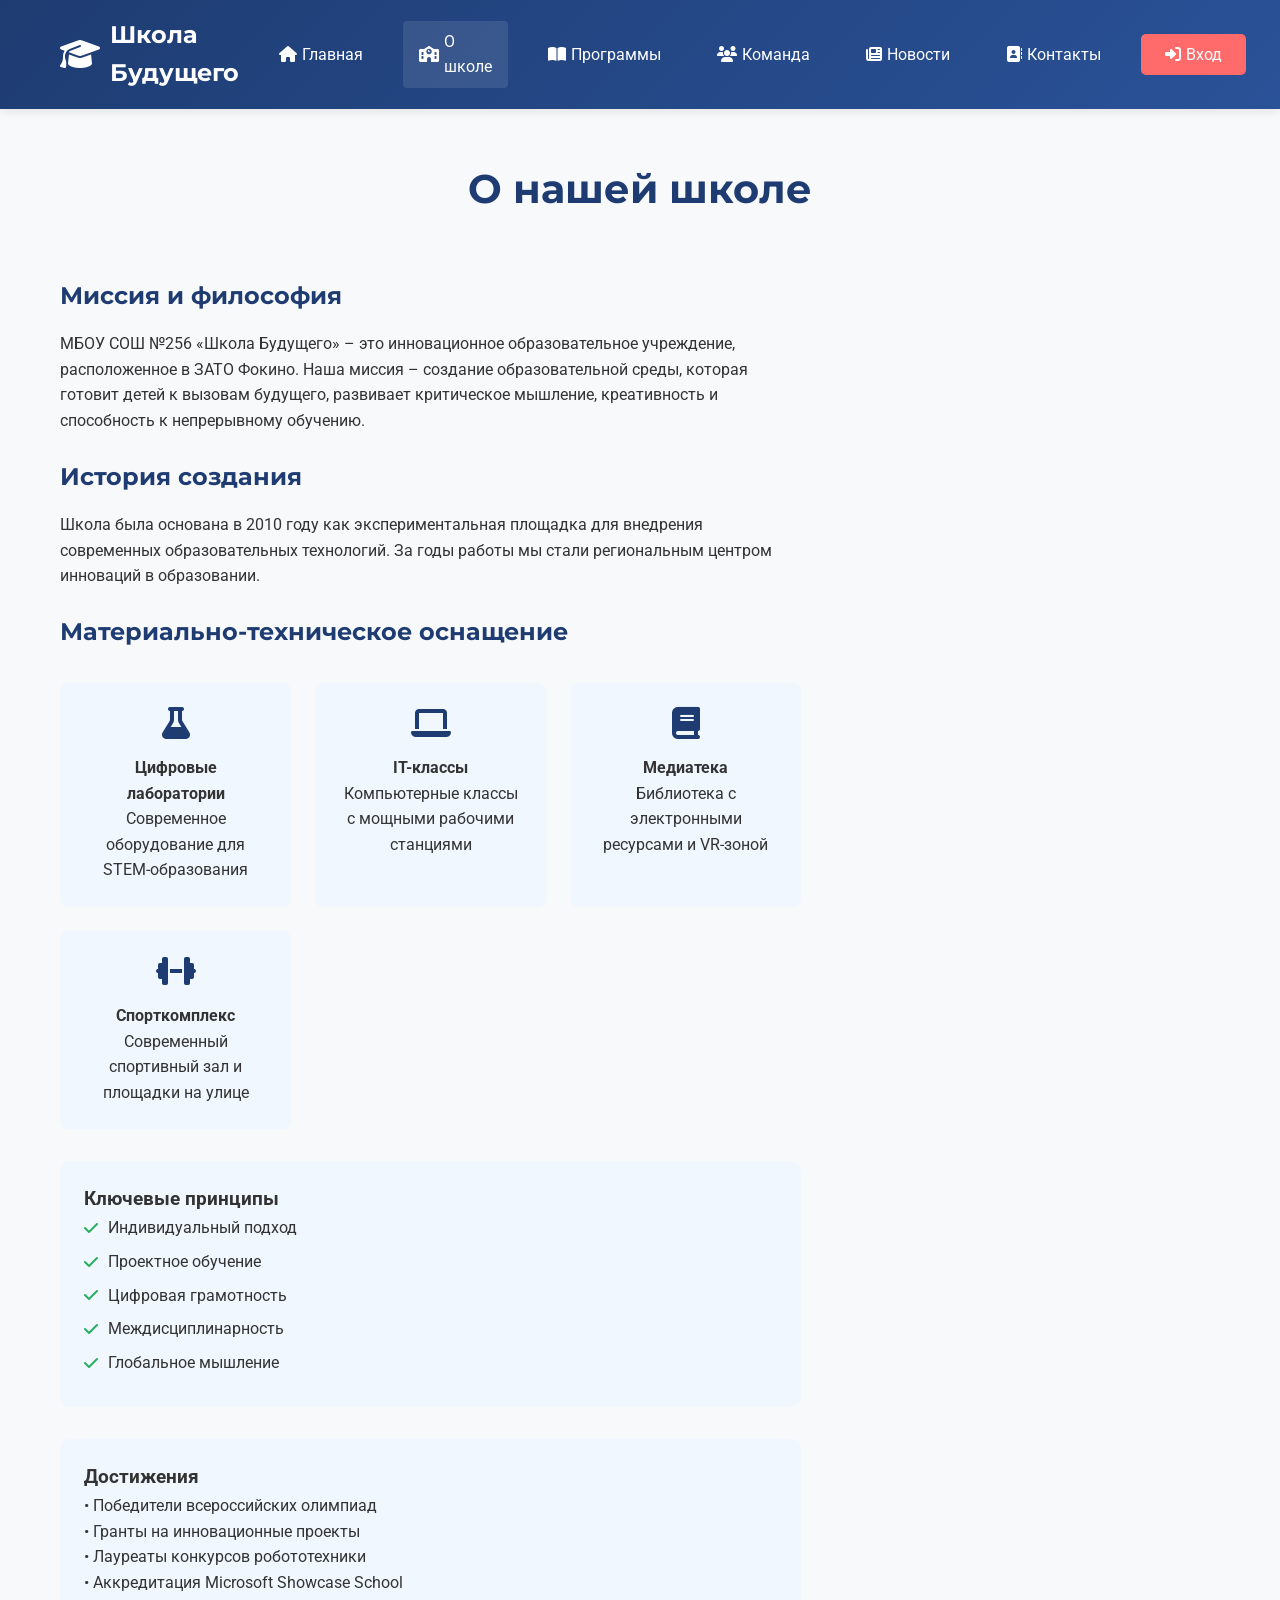
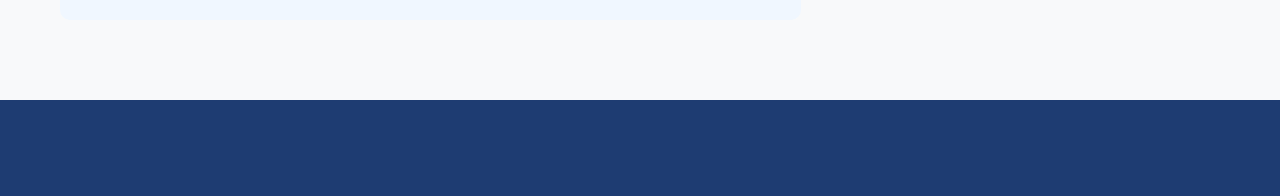
<file: about.html>
<!DOCTYPE html>
<html lang="ru">
<head>
    <meta charset="UTF-8">
    <meta name="viewport" content="width=device-width, initial-scale=1.0">
    <title>О школе - Школа будущего</title>
    <link rel="stylesheet" href="css/style.css">
    <link rel="stylesheet" href="https://cdnjs.cloudflare.com/ajax/libs/font-awesome/6.4.0/css/all.min.css">
    <link href="https://fonts.googleapis.com/css2?family=Roboto:wght@300;400;500;700&family=Montserrat:wght@600;700&display=swap" rel="stylesheet">
</head>
<body>
    <header class="header">
        <div class="container">
            <nav class="navbar">
                <a href="index.html" class="logo">
                    <i class="fas fa-graduation-cap"></i>
                    <span>Школа Будущего</span>
                </a>
                
                <ul class="nav-menu">
    <li><a href="index.html"><i class="fas fa-home"></i> Главная</a></li>
    <li><a href="about.html" class="active"><i class="fas fa-school"></i> О школе</a></li>
    <li><a href="programs.html"><i class="fas fa-book-open"></i> Программы</a></li>
    <li><a href="team.html"><i class="fas fa-users"></i> Команда</a></li>
    <li><a href="news.html"><i class="fas fa-newspaper"></i> Новости</a></li>
    <li><a href="contacts.html"><i class="fas fa-address-book"></i> Контакты</a></li>
    <li><a href="login.html" class="btn-login" id="loginNavBtn"><i class="fas fa-sign-in-alt"></i> Вход</a></li>
</ul>
                
                <div class="hamburger">
                    <span></span>
                    <span></span>
                    <span></span>
                </div>
            </nav>
        </div>
    </header>

    <main class="page-content">
        <div class="container">
            <h1 class="page-title">О нашей школе</h1>
            
            <section class="about-section">
                <div class="about-content">
                    <h2>Миссия и философия</h2>
                    <p>МБОУ СОШ №256 «Школа Будущего» – это инновационное образовательное учреждение, расположенное в ЗАТО Фокино. Наша миссия – создание образовательной среды, которая готовит детей к вызовам будущего, развивает критическое мышление, креативность и способность к непрерывному обучению.</p>
                    
                    <h2>История создания</h2>
                    <p>Школа была основана в 2010 году как экспериментальная площадка для внедрения современных образовательных технологий. За годы работы мы стали региональным центром инноваций в образовании.</p>
                    
                    <h2>Материально-техническое оснащение</h2>
                    <div class="facilities">
                        <div class="facility">
                            <i class="fas fa-flask"></i>
                            <h4>Цифровые лаборатории</h4>
                            <p>Современное оборудование для STEM-образования</p>
                        </div>
                        <div class="facility">
                            <i class="fas fa-laptop"></i>
                            <h4>IT-классы</h4>
                            <p>Компьютерные классы с мощными рабочими станциями</p>
                        </div>
                        <div class="facility">
                            <i class="fas fa-book"></i>
                            <h4>Медиатека</h4>
                            <p>Библиотека с электронными ресурсами и VR-зоной</p>
                        </div>
                        <div class="facility">
                            <i class="fas fa-dumbbell"></i>
                            <h4>Спорткомплекс</h4>
                            <p>Современный спортивный зал и площадки на улице</p>
                        </div>
                </div>
                
                <div class="about-sidebar">
                    <div class="sidebar-card">
                        <h3>Ключевые принципы</h3>
                        <ul class="principles-list">
                            <li><i class="fas fa-check"></i> Индивидуальный подход</li>
                            <li><i class="fas fa-check"></i> Проектное обучение</li>
                            <li><i class="fas fa-check"></i> Цифровая грамотность</li>
                            <li><i class="fas fa-check"></i> Междисциплинарность</li>
                            <li><i class="fas fa-check"></i> Глобальное мышление</li>
                        </ul>
                    </div>
                    
                    <div class="sidebar-card">
                        <h3>Достижения</h3>
                        <p>• Победители всероссийских олимпиад</p>
                        <p>• Гранты на инновационные проекты</p>
                        <p>• Лауреаты конкурсов робототехники</p>
                        <p>• Аккредитация Microsoft Showcase School</p>
                    </div>
                </div>
            </section>
        </div>
    </main>

    <footer class="footer">
        <div class="container">
            <div class="footer-content">
                <!-- Тот же футер, что и на главной -->
            </div>
        </div>
    </footer>

    <script src="js/session.js"></script>
<script src="js/script.js"></script>
</body>
</html>
</file>
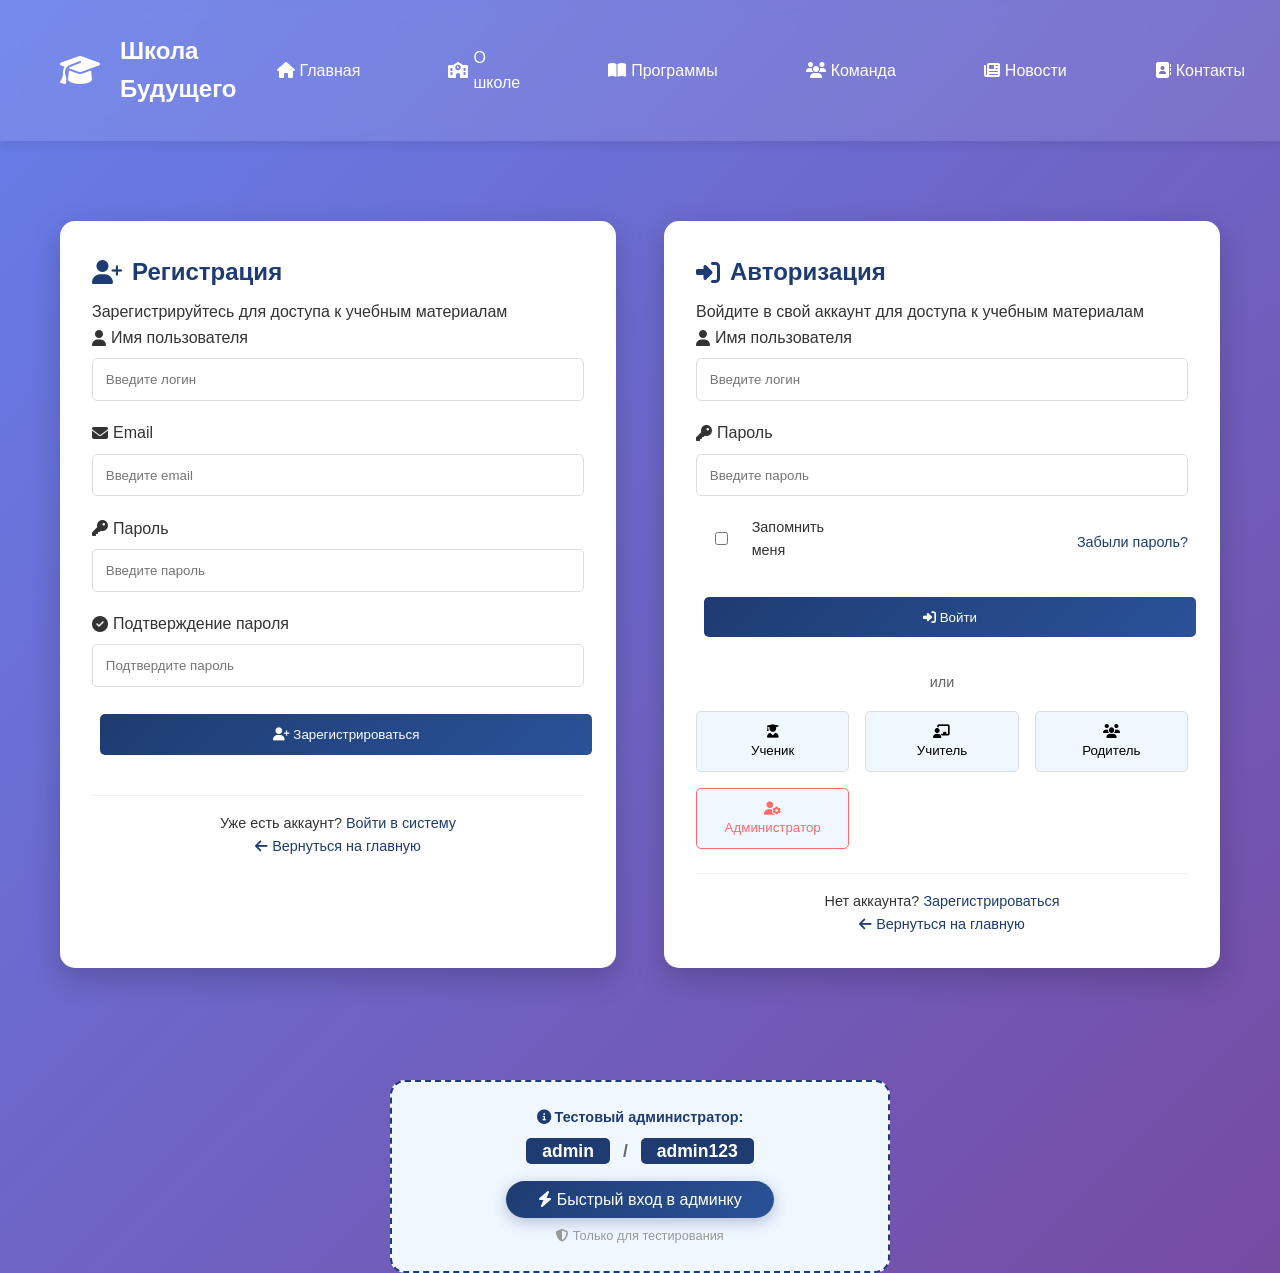
<file: admin.html>
<!DOCTYPE html>
<html lang="ru">
<head>
    <meta charset="UTF-8">
    <meta name="viewport" content="width=device-width, initial-scale=1.0">
    <title>Административная панель - Школа будущего</title>
    <link rel="stylesheet" href="css/style.css">
    <link rel="stylesheet" href="https://cdnjs.cloudflare.com/ajax/libs/font-awesome/6.4.0/css/all.min.css">
    <style>
        /* ===== ОСНОВНЫЕ СТИЛИ ===== */
        * {
            margin: 0;
            padding: 0;
            box-sizing: border-box;
        }

        body {
            font-family: 'Roboto', sans-serif;
            background: #f0f2f5;
            color: #333;
        }

        .header {
            background: linear-gradient(135deg, #1e3c72 0%, #2a5298 100%);
            color: white;
            padding: 1rem 0;
            position: sticky;
            top: 0;
            z-index: 1000;
            box-shadow: 0 2px 10px rgba(0,0,0,0.1);
        }

        .container {
            max-width: 1400px;
            margin: 0 auto;
            padding: 0 20px;
        }

        .navbar {
            display: flex;
            justify-content: space-between;
            align-items: center;
        }

        .logo {
            display: flex;
            align-items: center;
            gap: 10px;
            font-size: 1.5rem;
            font-weight: bold;
            color: white;
            text-decoration: none;
        }

        .logo i {
            font-size: 2rem;
        }

        .admin-badge {
            background: #ff6b6b;
            padding: 0.2rem 0.8rem;
            border-radius: 20px;
            font-size: 0.7rem;
            margin-left: 10px;
            text-transform: uppercase;
        }

        .btn-logout {
            background: rgba(255,255,255,0.2);
            padding: 0.5rem 1.5rem;
            border-radius: 5px;
            border: none;
            color: white;
            cursor: pointer;
            transition: all 0.3s;
            font-size: 1rem;
        }

        .btn-logout:hover {
            background: rgba(255,255,255,0.3);
            transform: translateY(-2px);
        }

        /* ===== АДМИН-КОНТЕЙНЕР ===== */
        .admin-container {
            display: grid;
            grid-template-columns: 260px 1fr;
            gap: 2rem;
            margin: 2rem 0;
            min-height: 70vh;
        }

        /* ===== САЙДБАР ===== */
        .admin-sidebar {
            background: white;
            border-radius: 15px;
            padding: 1.5rem;
            box-shadow: 0 5px 20px rgba(0,0,0,0.08);
            position: sticky;
            top: 100px;
            height: fit-content;
        }

        .admin-sidebar .admin-user {
            text-align: center;
            padding-bottom: 1.5rem;
            border-bottom: 1px solid #eee;
            margin-bottom: 1.5rem;
        }

        .admin-sidebar .admin-user img {
            width: 70px;
            height: 70px;
            border-radius: 50%;
            border: 3px solid #1e3c72;
            margin-bottom: 0.5rem;
        }

        .admin-sidebar .admin-user h4 {
            color: #1e3c72;
            font-size: 1.1rem;
        }

        .admin-sidebar .admin-user span {
            color: #666;
            font-size: 0.85rem;
        }

        .admin-sidebar ul {
            list-style: none;
        }

        .admin-sidebar li {
            margin-bottom: 0.3rem;
        }

        .admin-sidebar a {
            display: flex;
            align-items: center;
            gap: 12px;
            padding: 0.8rem 1rem;
            text-decoration: none;
            color: #555;
            border-radius: 10px;
            transition: all 0.3s;
            font-weight: 500;
        }

        .admin-sidebar a:hover {
            background: #f0f7ff;
            color: #1e3c72;
            transform: translateX(5px);
        }

        .admin-sidebar a.active {
            background: #1e3c72;
            color: white;
        }

        .admin-sidebar a i {
            width: 20px;
            text-align: center;
        }

        .admin-sidebar .badge-sidebar {
            background: #ff6b6b;
            color: white;
            padding: 0.1rem 0.6rem;
            border-radius: 20px;
            font-size: 0.7rem;
            margin-left: auto;
        }

        /* ===== КОНТЕНТ ===== */
        .admin-content {
            background: white;
            border-radius: 15px;
            padding: 2rem;
            box-shadow: 0 5px 20px rgba(0,0,0,0.08);
        }

        .admin-header {
            display: flex;
            justify-content: space-between;
            align-items: center;
            margin-bottom: 2rem;
            flex-wrap: wrap;
            gap: 1rem;
        }

        .admin-header h2 {
            color: #1e3c72;
            display: flex;
            align-items: center;
            gap: 10px;
        }

        .admin-header .date-display {
            color: #666;
            font-size: 0.95rem;
        }

        /* ===== СТАТИСТИКА ===== */
        .stats-grid {
            display: grid;
            grid-template-columns: repeat(auto-fit, minmax(200px, 1fr));
            gap: 1.5rem;
            margin-bottom: 2.5rem;
        }

        .stat-card {
            background: linear-gradient(135deg, #f8f9fa 0%, #f0f7ff 100%);
            padding: 1.5rem;
            border-radius: 12px;
            text-align: center;
            transition: transform 0.3s;
            border: 1px solid #e9ecef;
        }

        .stat-card:hover {
            transform: translateY(-5px);
            box-shadow: 0 5px 15px rgba(0,0,0,0.08);
        }

        .stat-card .stat-icon {
            font-size: 2rem;
            color: #1e3c72;
            margin-bottom: 0.5rem;
        }

        .stat-card h3 {
            font-size: 2.2rem;
            color: #1e3c72;
            margin-bottom: 0.3rem;
        }

        .stat-card p {
            color: #666;
            font-size: 0.9rem;
        }

        /* ===== ТАБЛИЦЫ ===== */
        .section-header {
            display: flex;
            justify-content: space-between;
            align-items: center;
            margin-bottom: 1.5rem;
            flex-wrap: wrap;
            gap: 1rem;
        }

        .section-header h3 {
            color: #1e3c72;
            display: flex;
            align-items: center;
            gap: 10px;
        }

        .section-header .btn-group {
            display: flex;
            gap: 0.5rem;
            flex-wrap: wrap;
        }

        .btn-admin {
            padding: 0.6rem 1.2rem;
            border: none;
            border-radius: 8px;
            cursor: pointer;
            transition: all 0.3s;
            display: inline-flex;
            align-items: center;
            gap: 8px;
            font-weight: 500;
            font-size: 0.9rem;
        }

        .btn-admin:hover {
            transform: translateY(-2px);
            box-shadow: 0 4px 12px rgba(0,0,0,0.15);
        }

        .btn-add {
            background: #27ae60;
            color: white;
        }

        .btn-add:hover {
            background: #219a52;
        }

        .btn-edit {
            background: #3498db;
            color: white;
        }

        .btn-edit:hover {
            background: #2980b9;
        }

        .btn-delete {
            background: #e74c3c;
            color: white;
        }

        .btn-delete:hover {
            background: #c0392b;
        }

        .btn-success {
            background: #2ecc71;
            color: white;
        }

        .btn-success:hover {
            background: #27ae60;
        }

        .btn-warning {
            background: #f39c12;
            color: white;
        }

        .btn-warning:hover {
            background: #d68910;
        }

        .btn-sm {
            padding: 0.3rem 0.8rem;
            font-size: 0.8rem;
        }

        .admin-table-wrap {
            overflow-x: auto;
        }

        .admin-table {
            width: 100%;
            border-collapse: collapse;
            font-size: 0.95rem;
        }

        .admin-table th,
        .admin-table td {
            padding: 0.8rem 1rem;
            text-align: left;
            border-bottom: 1px solid #eee;
        }

        .admin-table th {
            background: #f8f9fa;
            font-weight: 600;
            color: #555;
            white-space: nowrap;
        }

        .admin-table tr:hover td {
            background: #f8f9fa;
        }

        .admin-table .status-badge {
            padding: 0.2rem 0.8rem;
            border-radius: 20px;
            font-size: 0.8rem;
            font-weight: 500;
        }

        .status-pending {
            background: #fff3cd;
            color: #856404;
        }

        .status-approved {
            background: #d4edda;
            color: #155724;
        }

        .status-rejected {
            background: #f8d7da;
            color: #721c24;
        }

        .empty-state {
            text-align: center;
            padding: 3rem 0;
            color: #999;
        }

        .empty-state i {
            font-size: 3rem;
            margin-bottom: 1rem;
            color: #ddd;
        }

        /* ===== МОДАЛЬНОЕ ОКНО ===== */
        .modal-overlay {
            display: none;
            position: fixed;
            top: 0;
            left: 0;
            width: 100%;
            height: 100%;
            background: rgba(0,0,0,0.5);
            z-index: 2000;
            justify-content: center;
            align-items: center;
            animation: fadeIn 0.3s;
        }

        .modal-overlay.active {
            display: flex;
        }

        .modal-content {
            background: white;
            border-radius: 15px;
            max-width: 550px;
            width: 90%;
            max-height: 85vh;
            overflow-y: auto;
            animation: slideUp 0.3s;
        }

        .modal-header {
            background: linear-gradient(135deg, #1e3c72 0%, #2a5298 100%);
            color: white;
            padding: 1.2rem 1.5rem;
            display: flex;
            justify-content: space-between;
            align-items: center;
            border-radius: 15px 15px 0 0;
        }

        .modal-header h3 {
            display: flex;
            align-items: center;
            gap: 10px;
        }

        .modal-close {
            background: none;
            border: none;
            color: white;
            font-size: 1.8rem;
            cursor: pointer;
            transition: transform 0.3s;
        }

        .modal-close:hover {
            transform: rotate(90deg);
        }

        .modal-body {
            padding: 1.5rem;
        }

        .form-group {
            margin-bottom: 1.2rem;
        }

        .form-group label {
            display: block;
            margin-bottom: 0.5rem;
            font-weight: 500;
            color: #555;
        }

        .form-group input,
        .form-group select,
        .form-group textarea {
            width: 100%;
            padding: 0.8rem;
            border: 2px solid #e9ecef;
            border-radius: 8px;
            font-family: inherit;
            transition: border-color 0.3s;
            font-size: 1rem;
        }

        .form-group input:focus,
        .form-group select:focus,
        .form-group textarea:focus {
            outline: none;
            border-color: #1e3c72;
        }

        .form-group textarea {
            resize: vertical;
            min-height: 100px;
        }

        .form-row {
            display: grid;
            grid-template-columns: 1fr 1fr;
            gap: 1rem;
        }

        /* ===== ВКЛАДКИ ===== */
        .tab-content {
            display: none;
            animation: fadeIn 0.3s;
        }

        .tab-content.active {
            display: block;
        }

        /* ===== УВЕДОМЛЕНИЯ ===== */
        .toast {
            position: fixed;
            top: 20px;
            right: 20px;
            padding: 1rem 1.5rem;
            border-radius: 10px;
            z-index: 3000;
            animation: slideIn 0.3s;
            box-shadow: 0 4px 20px rgba(0,0,0,0.15);
            max-width: 400px;
        }

        .toast.success {
            background: #27ae60;
            color: white;
        }

        .toast.error {
            background: #e74c3c;
            color: white;
        }

        .toast.info {
            background: #3498db;
            color: white;
        }

        .toast.warning {
            background: #f39c12;
            color: white;
        }

        /* ===== АНИМАЦИИ ===== */
        @keyframes fadeIn {
            from { opacity: 0; }
            to { opacity: 1; }
        }

        @keyframes slideUp {
            from { transform: translateY(50px); opacity: 0; }
            to { transform: translateY(0); opacity: 1; }
        }

        @keyframes slideIn {
            from { transform: translateX(100%); opacity: 0; }
            to { transform: translateX(0); opacity: 1; }
        }

        @keyframes slideOut {
            from { transform: translateX(0); opacity: 1; }
            to { transform: translateX(100%); opacity: 0; }
        }

        /* ===== АДАПТИВНОСТЬ ===== */
        @media (max-width: 992px) {
            .admin-container {
                grid-template-columns: 1fr;
            }

            .admin-sidebar {
                position: static;
            }

            .admin-sidebar ul {
                display: flex;
                flex-wrap: wrap;
                gap: 0.3rem;
            }

            .admin-sidebar li {
                margin-bottom: 0;
            }

            .admin-sidebar a {
                padding: 0.5rem 0.8rem;
                font-size: 0.85rem;
            }

            .form-row {
                grid-template-columns: 1fr;
            }
        }

        @media (max-width: 600px) {
            .stats-grid {
                grid-template-columns: 1fr 1fr;
            }

            .admin-header {
                flex-direction: column;
                align-items: flex-start;
            }

            .section-header {
                flex-direction: column;
                align-items: flex-start;
            }

            .admin-table th,
            .admin-table td {
                padding: 0.5rem;
                font-size: 0.8rem;
            }

            .btn-admin {
                padding: 0.4rem 0.8rem;
                font-size: 0.8rem;
            }
        }
    </style>
</head>
<body>
    <header class="header">
        <div class="container">
            <nav class="navbar">
                <a href="index.html" class="logo">
                    <i class="fas fa-graduation-cap"></i>
                    <span>Школа Будущего</span>
                    <span class="admin-badge"><i class="fas fa-crown"></i> Админ</span>
                </a>
                <button id="logoutBtn" class="btn-logout">
                    <i class="fas fa-sign-out-alt"></i> Выйти
                </button>
            </nav>
        </div>
    </header>

    <main>
        <div class="container">
            <div class="admin-container">
                <!-- Сайдбар -->
                <aside class="admin-sidebar" id="adminSidebar">
                    <div class="admin-user">
                        <img id="adminAvatar" src="" alt="Администратор">
                        <h4 id="adminName">Администратор</h4>
                        <span><i class="fas fa-shield-alt"></i> Супер-админ</span>
                    </div>
                    <ul>
                        <li><a href="#" class="active" data-tab="dashboard"><i class="fas fa-tachometer-alt"></i> Дашборд</a></li>
                        <li><a href="#" data-tab="news"><i class="fas fa-newspaper"></i> Новости <span class="badge-sidebar" id="newsCount">0</span></a></li>
                        <li><a href="#" data-tab="users"><i class="fas fa-users"></i> Пользователи <span class="badge-sidebar" id="usersCount">0</span></a></li>
                        <li><a href="#" data-tab="applications"><i class="fas fa-envelope"></i> Заявки <span class="badge-sidebar" id="appsCount">0</span></a></li>
                        <li><a href="#" data-tab="courses"><i class="fas fa-book-open"></i> Курсы</a></li>
                        <li><a href="#" data-tab="settings"><i class="fas fa-cog"></i> Настройки</a></li>
                    </ul>
                </aside>

                <!-- Контент -->
                <div class="admin-content">
                    <!-- ===== ДАШБОРД ===== -->
                    <div id="tab-dashboard" class="tab-content active">
                        <div class="admin-header">
                            <h2><i class="fas fa-tachometer-alt"></i> Панель управления</h2>
                            <div class="date-display" id="currentDate"></div>
                        </div>

                        <div class="stats-grid" id="statsGrid">
                            <div class="stat-card">
                                <div class="stat-icon"><i class="fas fa-user-graduate"></i></div>
                                <h3 id="statStudents">0</h3>
                                <p>Всего учеников</p>
                            </div>
                            <div class="stat-card">
                                <div class="stat-icon"><i class="fas fa-chalkboard-teacher"></i></div>
                                <h3 id="statTeachers">0</h3>
                                <p>Преподавателей</p>
                            </div>
                            <div class="stat-card">
                                <div class="stat-icon"><i class="fas fa-book"></i></div>
                                <h3 id="statCourses">0</h3>
                                <p>Активных курсов</p>
                            </div>
                            <div class="stat-card">
                                <div class="stat-icon"><i class="fas fa-envelope"></i></div>
                                <h3 id="statApplications">0</h3>
                                <p>Новых заявок</p>
                            </div>
                        </div>

                        <div style="display: grid; grid-template-columns: 1fr 1fr; gap: 2rem; margin-top: 1rem;">
                            <div>
                                <h4 style="color: #1e3c72; margin-bottom: 1rem;"><i class="fas fa-clock"></i> Последние заявки</h4>
                                <div id="recentApplications" style="max-height: 300px; overflow-y: auto;">
                                    <p class="empty-state">Нет заявок</p>
                                </div>
                            </div>
                            <div>
                                <h4 style="color: #1e3c72; margin-bottom: 1rem;"><i class="fas fa-newspaper"></i> Последние новости</h4>
                                <div id="recentNews" style="max-height: 300px; overflow-y: auto;">
                                    <p class="empty-state">Нет новостей</p>
                                </div>
                            </div>
                        </div>
                    </div>

                    <!-- ===== НОВОСТИ ===== -->
                    <div id="tab-news" class="tab-content">
                        <div class="section-header">
                            <h3><i class="fas fa-newspaper"></i> Управление новостями</h3>
                            <div class="btn-group">
                                <button class="btn-admin btn-add" onclick="openNewsModal()">
                                    <i class="fas fa-plus"></i> Добавить новость
                                </button>
                            </div>
                        </div>
                        <div class="admin-table-wrap">
                            <table class="admin-table">
                                <thead>
                                    <tr>
                                        <th>ID</th>
                                        <th>Заголовок</th>
                                        <th>Категория</th>
                                        <th>Дата</th>
                                        <th>Действия</th>
                                    </tr>
                                </thead>
                                <tbody id="newsTableBody">
                                    <tr><td colspan="5" class="empty-state">Нет новостей</td></tr>
                                </tbody>
                            </table>
                        </div>
                    </div>

                    <!-- ===== ПОЛЬЗОВАТЕЛИ ===== -->
                    <div id="tab-users" class="tab-content">
                        <div class="section-header">
                            <h3><i class="fas fa-users"></i> Управление пользователями</h3>
                            <div class="btn-group">
                                <button class="btn-admin btn-success" onclick="exportUsers()">
                                    <i class="fas fa-file-export"></i> Экспорт
                                </button>
                            </div>
                        </div>
                        <div class="admin-table-wrap">
                            <table class="admin-table">
                                <thead>
                                    <tr>
                                        <th>ID</th>
                                        <th>Имя пользователя</th>
                                        <th>Email</th>
                                        <th>Роль</th>
                                        <th>Дата регистрации</th>
                                        <th>Действия</th>
                                    </tr>
                                </thead>
                                <tbody id="usersTableBody">
                                    <tr><td colspan="6" class="empty-state">Нет пользователей</td></tr>
                                </tbody>
                            </table>
                        </div>
                    </div>

                    <!-- ===== ЗАЯВКИ ===== -->
                    <div id="tab-applications" class="tab-content">
                        <div class="section-header">
                            <h3><i class="fas fa-envelope"></i> Управление заявками</h3>
                            <div class="btn-group">
                                <button class="btn-admin btn-success" onclick="exportApplications()">
                                    <i class="fas fa-file-export"></i> Экспорт
                                </button>
                            </div>
                        </div>
                        <div class="admin-table-wrap">
                            <table class="admin-table">
                                <thead>
                                    <tr>
                                        <th>ID</th>
                                        <th>Ученик</th>
                                        <th>Курс</th>
                                        <th>Телефон</th>
                                        <th>Статус</th>
                                        <th>Дата</th>
                                        <th>Действия</th>
                                    </tr>
                                </thead>
                                <tbody id="applicationsTableBody">
                                    <tr><td colspan="7" class="empty-state">Нет заявок</td></tr>
                                </tbody>
                            </table>
                        </div>
                    </div>

                    <!-- ===== КУРСЫ ===== -->
                    <div id="tab-courses" class="tab-content">
                        <div class="section-header">
                            <h3><i class="fas fa-book-open"></i> Управление курсами</h3>
                            <div class="btn-group">
                                <button class="btn-admin btn-add" onclick="openCourseModal()">
                                    <i class="fas fa-plus"></i> Добавить курс
                                </button>
                            </div>
                        </div>
                        <div class="admin-table-wrap">
                            <table class="admin-table">
                                <thead>
                                    <tr>
                                        <th>ID</th>
                                        <th>Название</th>
                                        <th>Категория</th>
                                        <th>Цена</th>
                                        <th>Возраст</th>
                                        <th>Действия</th>
                                    </tr>
                                </thead>
                                <tbody id="coursesTableBody">
                                    <tr><td colspan="6" class="empty-state">Нет курсов</td></tr>
                                </tbody>
                            </table>
                        </div>
                    </div>

                    <!-- ===== НАСТРОЙКИ ===== -->
                    <div id="tab-settings" class="tab-content">
                        <h3><i class="fas fa-cog"></i> Настройки системы</h3>
                        <p style="color: #666; margin-bottom: 2rem;">Управление основными настройками системы</p>
                        
                        <form id="settingsForm">
                            <div class="form-group">
                                <label>Название школы</label>
                                <input type="text" id="schoolName" value="МБОУ СОШ №256 «Школа Будущего»">
                            </div>
                            <div class="form-group">
                                <label>Email для уведомлений</label>
                                <input type="email" id="adminEmail" value="admin@school256-fokino.ru">
                            </div>
                            <div class="form-group">
                                <label>Телефон</label>
                                <input type="text" id="adminPhone" value="+7 (423) 123-45-67">
                            </div>
                            <div class="form-group">
                                <label>Адрес</label>
                                <input type="text" id="schoolAddress" value="Приморский край, ЗАТО Фокино, ул. Школьная, 15">
                            </div>
                            <div class="form-row">
                                <div class="form-group">
                                    <label>Время работы (Пн-Пт)</label>
                                    <input type="text" id="workHours" value="8:00 - 19:00">
                                </div>
                                <div class="form-group">
                                    <label>Время работы (Сб)</label>
                                    <input type="text" id="workHoursSat" value="9:00 - 15:00">
                                </div>
                            </div>
                            <button type="submit" class="btn-admin btn-success">
                                <i class="fas fa-save"></i> Сохранить настройки
                            </button>
                        </form>
                    </div>
                </div>
            </div>
        </div>
    </main>

    <!-- ===== МОДАЛЬНОЕ ОКНО ДЛЯ НОВОСТЕЙ ===== -->
    <div class="modal-overlay" id="newsModal">
        <div class="modal-content">
            <div class="modal-header">
                <h3><i class="fas fa-newspaper"></i> <span id="newsModalTitle">Добавить новость</span></h3>
                <button class="modal-close" onclick="closeModal('newsModal')">&times;</button>
            </div>
            <div class="modal-body">
                <form id="newsForm">
                    <input type="hidden" id="editNewsId">
                    <div class="form-group">
                        <label>Заголовок *</label>
                        <input type="text" id="newsTitle" required placeholder="Введите заголовок новости">
                    </div>
                    <div class="form-group">
                        <label>Категория *</label>
                        <select id="newsCategory" required>
                            <option value="events">Мероприятия</option>
                            <option value="achievements">Достижения</option>
                            <option value="parents">Родителям</option>
                            <option value="education">Образование</option>
                        </select>
                    </div>
                    <div class="form-group">
                        <label>Содержание *</label>
                        <textarea id="newsContent" required placeholder="Введите текст новости..."></textarea>
                    </div>
                    <div class="form-group">
                        <label>URL изображения</label>
                        <input type="text" id="newsImage" placeholder="https://example.com/image.jpg">
                    </div>
                    <button type="submit" class="btn-admin btn-add" style="width: 100%;">
                        <i class="fas fa-save"></i> <span id="newsSubmitBtn">Добавить новость</span>
                    </button>
                </form>
            </div>
        </div>
    </div>

    <!-- ===== МОДАЛЬНОЕ ОКНО ДЛЯ КУРСОВ ===== -->
    <div class="modal-overlay" id="courseModal">
        <div class="modal-content">
            <div class="modal-header">
                <h3><i class="fas fa-book-open"></i> <span id="courseModalTitle">Добавить курс</span></h3>
                <button class="modal-close" onclick="closeModal('courseModal')">&times;</button>
            </div>
            <div class="modal-body">
                <form id="courseForm">
                    <input type="hidden" id="editCourseId">
                    <div class="form-group">
                        <label>Название курса *</label>
                        <input type="text" id="courseName" required placeholder="Введите название курса">
                    </div>
                    <div class="form-group">
                        <label>Категория *</label>
                        <select id="courseCategory" required>
                            <option value="primary">Начальная школа</option>
                            <option value="middle">Основная школа</option>
                            <option value="high">Старшая школа</option>
                            <option value="robotics">Робототехника</option>
                            <option value="programming">Программирование</option>
                            <option value="languages">Иностранные языки</option>
                        </select>
                    </div>
                    <div class="form-row">
                        <div class="form-group">
                            <label>Цена (₽/мес) *</label>
                            <input type="number" id="coursePrice" required placeholder="3500">
                        </div>
                        <div class="form-group">
                            <label>Возраст *</label>
                            <input type="text" id="courseAge" required placeholder="7-16 лет">
                        </div>
                    </div>
                    <div class="form-group">
                        <label>Длительность</label>
                        <input type="text" id="courseDuration" placeholder="1 год">
                    </div>
                    <div class="form-group">
                        <label>Особенности (через запятую)</label>
                        <input type="text" id="courseFeatures" placeholder="Python, Создание игр, Веб-разработка">
                    </div>
                    <button type="submit" class="btn-admin btn-add" style="width: 100%;">
                        <i class="fas fa-save"></i> <span id="courseSubmitBtn">Добавить курс</span>
                    </button>
                </form>
            </div>
        </div>
    </div>

    <script>
        // ========================================
        // ===== ОСНОВНЫЕ ДАННЫЕ =====
        // ========================================

        // Загрузка данных из localStorage
        function getData(key, defaultData) {
            try {
                const data = localStorage.getItem(key);
                return data ? JSON.parse(data) : defaultData;
            } catch {
                return defaultData;
            }
        }

        function setData(key, data) {
            localStorage.setItem(key, JSON.stringify(data));
        }

        // ========================================
        // ===== УПРАВЛЕНИЕ НОВОСТЯМИ =====
        // ========================================

        let newsData = getData('admin_news', []);
        let newsIdCounter = getData('admin_newsIdCounter', 1);

        function renderNews() {
            const tbody = document.getElementById('newsTableBody');
            if (newsData.length === 0) {
                tbody.innerHTML = '<tr><td colspan="5" class="empty-state">Нет новостей</td></tr>';
                return;
            }

            tbody.innerHTML = newsData.map((news, index) => `
                <tr>
                    <td>#${news.id || index + 1}</td>
                    <td><strong>${news.title}</strong></td>
                    <td><span class="status-badge status-approved">${getCategoryName(news.category)}</span></td>
                    <td>${news.date ? new Date(news.date).toLocaleDateString() : '—'}</td>
                    <td>
                        <button class="btn-admin btn-edit btn-sm" onclick="editNews(${index})">
                            <i class="fas fa-edit"></i>
                        </button>
                        <button class="btn-admin btn-delete btn-sm" onclick="deleteNews(${index})">
                            <i class="fas fa-trash"></i>
                        </button>
                    </td>
                </tr>
            `).join('');

            document.getElementById('newsCount').textContent = newsData.length;
            updateRecentNews();
        }

        function getCategoryName(category) {
            const categories = {
                'events': 'Мероприятия',
                'achievements': 'Достижения',
                'parents': 'Родителям',
                'education': 'Образование'
            };
            return categories[category] || category;
        }

        function openNewsModal(data = null) {
            const modal = document.getElementById('newsModal');
            const form = document.getElementById('newsForm');
            form.reset();
            document.getElementById('editNewsId').value = '';

            if (data) {
                document.getElementById('newsModalTitle').textContent = 'Редактировать новость';
                document.getElementById('newsSubmitBtn').textContent = 'Сохранить изменения';
                document.getElementById('newsTitle').value = data.title;
                document.getElementById('newsCategory').value = data.category;
                document.getElementById('newsContent').value = data.content;
                document.getElementById('newsImage').value = data.image || '';
                document.getElementById('editNewsId').value = data._index;
            } else {
                document.getElementById('newsModalTitle').textContent = 'Добавить новость';
                document.getElementById('newsSubmitBtn').textContent = 'Добавить новость';
            }

            modal.classList.add('active');
        }

        function closeModal(id) {
            document.getElementById(id).classList.remove('active');
        }

        function saveNews(e) {
            e.preventDefault();
            const form = document.getElementById('newsForm');
            const editIndex = document.getElementById('editNewsId').value;

            const newsItem = {
                title: document.getElementById('newsTitle').value.trim(),
                category: document.getElementById('newsCategory').value,
                content: document.getElementById('newsContent').value.trim(),
                image: document.getElementById('newsImage').value.trim(),
                date: new Date().toISOString()
            };

            if (!newsItem.title || !newsItem.content) {
                showToast('Заполните все обязательные поля', 'error');
                return;
            }

            if (editIndex !== '') {
                // Редактирование
                const index = parseInt(editIndex);
                newsData[index] = { ...newsData[index], ...newsItem };
                showToast('Новость обновлена!', 'success');
            } else {
                // Добавление
                newsItem.id = newsIdCounter++;
                newsData.unshift(newsItem);
                showToast('Новость добавлена!', 'success');
            }

            setData('admin_news', newsData);
            setData('admin_newsIdCounter', newsIdCounter);
            renderNews();
            updateStats();
            closeModal('newsModal');
        }

        function editNews(index) {
            const news = newsData[index];
            openNewsModal({ ...news, _index: index });
        }

        function deleteNews(index) {
            if (confirm('Вы уверены, что хотите удалить эту новость?')) {
                newsData.splice(index, 1);
                setData('admin_news', newsData);
                renderNews();
                updateStats();
                showToast('Новость удалена!', 'info');
            }
        }

        // ========================================
        // ===== УПРАВЛЕНИЕ КУРСАМИ =====
        // ========================================

        let coursesData = getData('admin_courses', []);
        let courseIdCounter = getData('admin_courseIdCounter', 1);

        function renderCourses() {
            const tbody = document.getElementById('coursesTableBody');
            if (coursesData.length === 0) {
                tbody.innerHTML = '<tr><td colspan="6" class="empty-state">Нет курсов</td></tr>';
                return;
            }

            tbody.innerHTML = coursesData.map((course, index) => `
                <tr>
                    <td>#${course.id || index + 1}</td>
                    <td><strong>${course.name}</strong></td>
                    <td>${getCategoryName(course.category)}</td>
                    <td>${course.price} ₽</td>
                    <td>${course.age}</td>
                    <td>
                        <button class="btn-admin btn-edit btn-sm" onclick="editCourse(${index})">
                            <i class="fas fa-edit"></i>
                        </button>
                        <button class="btn-admin btn-delete btn-sm" onclick="deleteCourse(${index})">
                            <i class="fas fa-trash"></i>
                        </button>
                    </td>
                </tr>
            `).join('');

            document.getElementById('statCourses').textContent = coursesData.length;
        }

        function openCourseModal(data = null) {
            const modal = document.getElementById('courseModal');
            const form = document.getElementById('courseForm');
            form.reset();
            document.getElementById('editCourseId').value = '';

            if (data) {
                document.getElementById('courseModalTitle').textContent = 'Редактировать курс';
                document.getElementById('courseSubmitBtn').textContent = 'Сохранить изменения';
                document.getElementById('courseName').value = data.name;
                document.getElementById('courseCategory').value = data.category;
                document.getElementById('coursePrice').value = data.price;
                document.getElementById('courseAge').value = data.age;
                document.getElementById('courseDuration').value = data.duration || '';
                document.getElementById('courseFeatures').value = data.features ? data.features.join(', ') : '';
                document.getElementById('editCourseId').value = data._index;
            } else {
                document.getElementById('courseModalTitle').textContent = 'Добавить курс';
                document.getElementById('courseSubmitBtn').textContent = 'Добавить курс';
            }

            modal.classList.add('active');
        }

        function saveCourse(e) {
            e.preventDefault();
            const editIndex = document.getElementById('editCourseId').value;

            const courseItem = {
                name: document.getElementById('courseName').value.trim(),
                category: document.getElementById('courseCategory').value,
                price: parseInt(document.getElementById('coursePrice').value),
                age: document.getElementById('courseAge').value.trim(),
                duration: document.getElementById('courseDuration').value.trim(),
                features: document.getElementById('courseFeatures').value.split(',').map(s => s.trim()).filter(Boolean)
            };

            if (!courseItem.name || !courseItem.price || !courseItem.age) {
                showToast('Заполните все обязательные поля', 'error');
                return;
            }

            if (editIndex !== '') {
                const index = parseInt(editIndex);
                coursesData[index] = { ...coursesData[index], ...courseItem };
                showToast('Курс обновлен!', 'success');
            } else {
                courseItem.id = courseIdCounter++;
                coursesData.push(courseItem);
                showToast('Курс добавлен!', 'success');
            }

            setData('admin_courses', coursesData);
            setData('admin_courseIdCounter', courseIdCounter);
            renderCourses();
            updateStats();
            closeModal('courseModal');
        }

        function editCourse(index) {
            const course = coursesData[index];
            openCourseModal({ ...course, _index: index });
        }

        function deleteCourse(index) {
            if (confirm('Вы уверены, что хотите удалить этот курс?')) {
                coursesData.splice(index, 1);
                setData('admin_courses', coursesData);
                renderCourses();
                updateStats();
                showToast('Курс удален!', 'info');
            }
        }

        // ========================================
        // ===== УПРАВЛЕНИЕ ПОЛЬЗОВАТЕЛЯМИ =====
        // ========================================

        function getUsers() {
            const users = [];
            for (let key in localStorage) {
                if (key.startsWith('user_')) {
                    try {
                        const user = JSON.parse(localStorage.getItem(key));
                        users.push(user);
                    } catch {}
                }
            }
            return users;
        }

        function renderUsers() {
            const users = getUsers();
            const tbody = document.getElementById('usersTableBody');

            if (users.length === 0) {
                tbody.innerHTML = '<tr><td colspan="6" class="empty-state">Нет пользователей</td></tr>';
                return;
            }

            tbody.innerHTML = users.map((user, index) => `
                <tr>
                    <td>${index + 1}</td>
                    <td><strong>${user.fullName || user.username}</strong></td>
                    <td>${user.email}</td>
                    <td><span class="status-badge ${user.role === 'admin' ? 'status-approved' : 'status-pending'}">${user.role || 'student'}</span></td>
                    <td>${user.registeredAt ? new Date(user.registeredAt).toLocaleDateString() : '—'}</td>
                    <td>
                        <button class="btn-admin btn-warning btn-sm" onclick="changeUserRole('${user.username}')">
                            <i class="fas fa-exchange-alt"></i>
                        </button>
                        <button class="btn-admin btn-delete btn-sm" onclick="deleteUser('${user.username}')">
                            <i class="fas fa-trash"></i>
                        </button>
                    </td>
                </tr>
            `).join('');

            document.getElementById('usersCount').textContent = users.length;
        }

        function changeUserRole(username) {
            const userData = localStorage.getItem('user_' + username);
            if (!userData) {
                showToast('Пользователь не найден', 'error');
                return;
            }

            const user = JSON.parse(userData);
            const roles = ['student', 'teacher', 'parent', 'admin'];
            const currentIndex = roles.indexOf(user.role || 'student');
            const newRole = roles[(currentIndex + 1) % roles.length];

            user.role = newRole;
            localStorage.setItem('user_' + username, JSON.stringify(user));

            // Обновляем сессию если это текущий пользователь
            const session = localStorage.getItem('currentSession');
            if (session) {
                const sessionData = JSON.parse(session);
                if (sessionData.username === username) {
                    sessionData.userData = user;
                    localStorage.setItem('currentSession', JSON.stringify(sessionData));
                }
            }

            renderUsers();
            showToast(`Роль изменена на: ${newRole}`, 'success');
        }

        function deleteUser(username) {
            if (confirm(`Вы уверены, что хотите удалить пользователя "${username}"?`)) {
                localStorage.removeItem('user_' + username);
                renderUsers();
                updateStats();
                showToast('Пользователь удален!', 'info');
            }
        }

        function exportUsers() {
            const users = getUsers();
            if (users.length === 0) {
                showToast('Нет пользователей для экспорта', 'warning');
                return;
            }

            const csv = [
                ['Имя', 'Email', 'Роль', 'Дата регистрации'],
                ...users.map(u => [u.fullName || u.username, u.email, u.role, u.registeredAt ? new Date(u.registeredAt).toLocaleDateString() : ''])
            ].map(row => row.join(',')).join('\n');

            downloadFile(csv, 'users_export.csv', 'text/csv');
            showToast('Экспорт пользователей выполнен!', 'success');
        }

        // ========================================
        // ===== УПРАВЛЕНИЕ ЗАЯВКАМИ =====
        // ========================================

        function getApplications() {
            return getData('enrollments', []);
        }

        function renderApplications() {
            const applications = getApplications();
            const tbody = document.getElementById('applicationsTableBody');

            if (applications.length === 0) {
                tbody.innerHTML = '<tr><td colspan="7" class="empty-state">Нет заявок</td></tr>';
                return;
            }

            tbody.innerHTML = applications.map((app, index) => `
                <tr>
                    <td>${index + 1}</td>
                    <td><strong>${app.studentName || '—'}</strong></td>
                    <td>${app.courseName || '—'}</td>
                    <td>${app.phone || '—'}</td>
                    <td><span class="status-badge ${app.status === 'approved' ? 'status-approved' : app.status === 'rejected' ? 'status-rejected' : 'status-pending'}">
                        ${app.status === 'approved' ? 'Одобрена' : app.status === 'rejected' ? 'Отклонена' : 'На рассмотрении'}
                    </span></td>
                    <td>${app.date ? new Date(app.date).toLocaleDateString() : '—'}</td>
                    <td>
                        <button class="btn-admin btn-success btn-sm" onclick="updateApplicationStatus(${index}, 'approved')">
                            <i class="fas fa-check"></i>
                        </button>
                        <button class="btn-admin btn-warning btn-sm" onclick="updateApplicationStatus(${index}, 'pending')">
                            <i class="fas fa-clock"></i>
                        </button>
                        <button class="btn-admin btn-delete btn-sm" onclick="updateApplicationStatus(${index}, 'rejected')">
                            <i class="fas fa-times"></i>
                        </button>
                        <button class="btn-admin btn-delete btn-sm" onclick="deleteApplication(${index})">
                            <i class="fas fa-trash"></i>
                        </button>
                    </td>
                </tr>
            `).join('');

            const pending = applications.filter(a => a.status !== 'approved' && a.status !== 'rejected').length;
            document.getElementById('appsCount').textContent = pending;
            document.getElementById('statApplications').textContent = applications.length;
            updateRecentApplications();
        }

        function updateApplicationStatus(index, status) {
            const applications = getApplications();
            if (applications[index]) {
                applications[index].status = status;
                setData('enrollments', applications);
                renderApplications();
                updateStats();
                showToast(`Статус заявки изменен на: ${status}`, 'success');
            }
        }

        function deleteApplication(index) {
            if (confirm('Вы уверены, что хотите удалить эту заявку?')) {
                const applications = getApplications();
                applications.splice(index, 1);
                setData('enrollments', applications);
                renderApplications();
                updateStats();
                showToast('Заявка удалена!', 'info');
            }
        }

        function exportApplications() {
            const applications = getApplications();
            if (applications.length === 0) {
                showToast('Нет заявок для экспорта', 'warning');
                return;
            }

            const csv = [
                ['Ученик', 'Курс', 'Телефон', 'Email', 'Статус', 'Дата'],
                ...applications.map(a => [
                    a.studentName || '—',
                    a.courseName || '—',
                    a.phone || '—',
                    a.email || '—',
                    a.status || 'pending',
                    a.date ? new Date(a.date).toLocaleDateString() : ''
                ])
            ].map(row => row.join(',')).join('\n');

            downloadFile(csv, 'applications_export.csv', 'text/csv');
            showToast('Экспорт заявок выполнен!', 'success');
        }

        // ========================================
        // ===== ОБНОВЛЕНИЕ ДАШБОРДА =====
        // ========================================

        function updateStats() {
            const users = getUsers();
            const applications = getApplications();
            
            const students = users.filter(u => u.role === 'student' || !u.role).length;
            const teachers = users.filter(u => u.role === 'teacher').length;
            const admins = users.filter(u => u.role === 'admin').length;
            const pendingApps = applications.filter(a => a.status !== 'approved' && a.status !== 'rejected').length;

            document.getElementById('statStudents').textContent = students;
            document.getElementById('statTeachers').textContent = teachers + admins;
            document.getElementById('statApplications').textContent = pendingApps;
            document.getElementById('statCourses').textContent = coursesData.length;
        }

        function updateRecentApplications() {
            const container = document.getElementById('recentApplications');
            const applications = getApplications().slice(0, 5);

            if (applications.length === 0) {
                container.innerHTML = '<p class="empty-state">Нет заявок</p>';
                return;
            }

            container.innerHTML = applications.map(app => `
                <div style="padding: 0.7rem; border-bottom: 1px solid #eee; display: flex; justify-content: space-between; align-items: center;">
                    <div>
                        <strong>${app.studentName || '—'}</strong>
                        <span style="color: #666; font-size: 0.85rem; margin-left: 10px;">${app.courseName || '—'}</span>
                    </div>
                    <span class="status-badge ${app.status === 'approved' ? 'status-approved' : app.status === 'rejected' ? 'status-rejected' : 'status-pending'}">
                        ${app.status === 'approved' ? '✓' : app.status === 'rejected' ? '✗' : '⏳'}
                    </span>
                </div>
            `).join('');
        }

        function updateRecentNews() {
            const container = document.getElementById('recentNews');
            const recent = newsData.slice(0, 5);

            if (recent.length === 0) {
                container.innerHTML = '<p class="empty-state">Нет новостей</p>';
                return;
            }

            container.innerHTML = recent.map(news => `
                <div style="padding: 0.7rem; border-bottom: 1px solid #eee;">
                    <strong>${news.title}</strong>
                    <span style="color: #666; font-size: 0.8rem; display: block; margin-top: 3px;">
                        ${getCategoryName(news.category)} • ${news.date ? new Date(news.date).toLocaleDateString() : ''}
                    </span>
                </div>
            `).join('');
        }

        // ========================================
        // ===== ВСПОМОГАТЕЛЬНЫЕ ФУНКЦИИ =====
        // ========================================

        function downloadFile(content, filename, type) {
            const blob = new Blob([content], { type: type + ';charset=utf-8;' });
            const link = document.createElement('a');
            link.href = URL.createObjectURL(blob);
            link.download = filename;
            document.body.appendChild(link);
            link.click();
            document.body.removeChild(link);
        }

        function showToast(message, type = 'success') {
            const toast = document.createElement('div');
            toast.className = `toast ${type}`;
            const icons = {
                success: 'fa-check-circle',
                error: 'fa-exclamation-circle',
                info: 'fa-info-circle',
                warning: 'fa-exclamation-triangle'
            };
            toast.innerHTML = `<i class="fas ${icons[type] || 'fa-info-circle'}"></i> ${message}`;
            document.body.appendChild(toast);

            setTimeout(() => {
                toast.style.animation = 'slideOut 0.3s ease';
                setTimeout(() => toast.remove(), 300);
            }, 3000);
        }

        // ========================================
        // ===== НАВИГАЦИЯ =====
        // ========================================

        document.querySelectorAll('.admin-sidebar a[data-tab]').forEach(link => {
            link.addEventListener('click', function(e) {
                e.preventDefault();
                const tab = this.dataset.tab;

                document.querySelectorAll('.admin-sidebar a').forEach(a => a.classList.remove('active'));
                this.classList.add('active');

                document.querySelectorAll('.tab-content').forEach(content => content.classList.remove('active'));
                document.getElementById('tab-' + tab).classList.add('active');
            });
        });

        // ========================================
        // ===== ЗАГРУЗКА ПРИ СТАРТЕ =====
        // ========================================

        function initAdmin() {
    // ===== ПРОВЕРКА ПРАВ ДОСТУПА =====
    const session = localStorage.getItem('currentSession') || sessionStorage.getItem('currentSession');
    if (!session) {
        alert('Доступ запрещен! Пожалуйста, войдите в систему.');
        localStorage.setItem('redirectAfterLogin', window.location.href);
        window.location.href = 'login.html';
        return;
    }

    try {
        const sessionData = JSON.parse(session);
        const userData = sessionData.userData || {};
        
        // Проверяем, что пользователь - администратор
        if (userData.role !== 'admin') {
            alert('Доступ запрещен! Только для администраторов.');
            window.location.href = 'index.html';
            return;
        }
        
        // Обновляем информацию об администраторе
        document.getElementById('adminName').textContent = userData.fullName || userData.username || 'Администратор';
        document.getElementById('adminAvatar').src = userData.avatar || `https://ui-avatars.com/api/?background=1e3c72&color=fff&name=${encodeURIComponent(userData.fullName || userData.username)}`;
        
    } catch (e) {
        alert('Ошибка авторизации');
        window.location.href = 'login.html';
        return;
    }

    // Отображение даты
    const now = new Date();
    const options = { weekday: 'long', year: 'numeric', month: 'long', day: 'numeric', hour: '2-digit', minute: '2-digit' };
    document.getElementById('currentDate').textContent = now.toLocaleDateString('ru-RU', options);

    // Рендеринг всех разделов
    renderNews();
    renderCourses();
    renderUsers();
    renderApplications();
    updateStats();

    // Обработчики форм
    document.getElementById('newsForm').addEventListener('submit', saveNews);
    document.getElementById('courseForm').addEventListener('submit', saveCourse);

    // Настройки
    document.getElementById('settingsForm').addEventListener('submit', function(e) {
        e.preventDefault();
        showToast('Настройки сохранены!', 'success');
    });

    // Выход
    document.getElementById('logoutBtn').addEventListener('click', function() {
        if (confirm('Вы уверены, что хотите выйти?')) {
            localStorage.removeItem('currentSession');
            sessionStorage.removeItem('currentSession');
            localStorage.removeItem('currentUser');
            localStorage.removeItem('lastLogin');
            window.location.href = 'login.html';
        }
    });
}

        // Запуск
        document.addEventListener('DOMContentLoaded', initAdmin);
    </script>
    <script src="js/session.js"></script>
    <script src="js/script.js"></script>
</body>
</html>
</file>
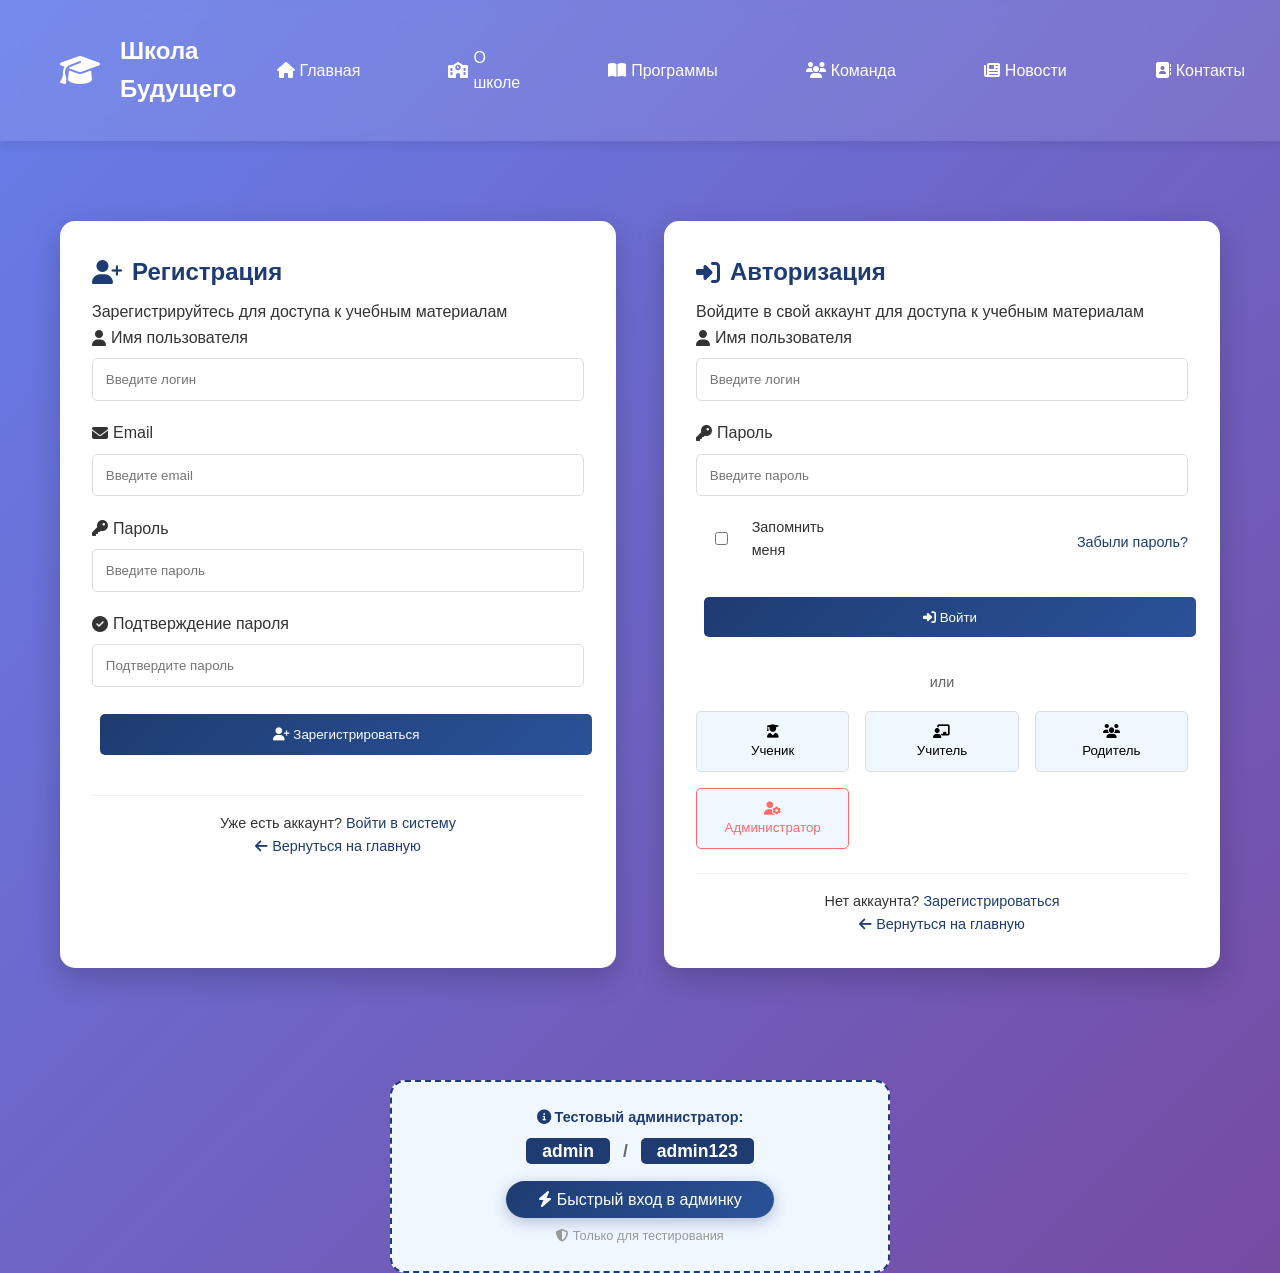
<file: login.html>
<!DOCTYPE html>
<html lang="ru">
<head>
    <meta charset="UTF-8">
    <meta name="viewport" content="width=device-width, initial-scale=1.0">
    <title>Вход в систему - Школа будущего</title>
    <link rel="stylesheet" href="css/style.css">
    <link rel="stylesheet" href="https://cdnjs.cloudflare.com/ajax/libs/font-awesome/6.4.0/css/all.min.css">
    <style>
        * {
            margin: 0;
            padding: 0;
            box-sizing: border-box;
        }

        body {
            font-family: 'Roboto', sans-serif;
            background: linear-gradient(135deg, #667eea 0%, #764ba2 100%);
            min-height: 100vh;
        }

        .header {
            background: rgba(255,255,255,0.1);
            backdrop-filter: blur(10px);
            position: sticky;
            top: 0;
            z-index: 1000;
        }

        .container {
            max-width: 1200px;
            margin: 0 auto;
            padding: 0 20px;
        }

        .navbar {
            display: flex;
            justify-content: space-between;
            align-items: center;
            padding: 1rem 0;
        }

        .logo {
            display: flex;
            align-items: center;
            gap: 10px;
            font-size: 1.5rem;
            font-weight: bold;
            color: white;
            text-decoration: none;
        }

        .nav-menu {
            display: flex;
            list-style: none;
            gap: 2rem;
        }

        .nav-menu a {
            color: white;
            text-decoration: none;
            transition: opacity 0.3s;
        }

        .nav-menu a:hover {
            opacity: 0.8;
        }

        .page-content {
            padding: 3rem 0;
        }

        .login-container {
            display: grid;
            grid-template-columns: 1fr 1fr;
            gap: 3rem;
            max-width: 1200px;
            margin: 2rem auto;
        }

        .login-card {
            background: white;
            padding: 2rem;
            border-radius: 15px;
            box-shadow: 0 10px 30px rgba(0,0,0,0.2);
        }

        .login-card h2 {
            color: #1e3c72;
            margin-bottom: 0.5rem;
            display: flex;
            align-items: center;
            gap: 10px;
        }

        .login-form .form-group {
            margin-bottom: 1.2rem;
        }

        .login-form label {
            display: block;
            margin-bottom: 0.5rem;
            font-weight: 500;
            display: flex;
            align-items: center;
            gap: 5px;
        }

        .login-form input {
            width: 100%;
            padding: 0.8rem;
            border: 1px solid #ddd;
            border-radius: 5px;
            transition: border-color 0.3s;
        }

        .login-form input:focus {
            outline: none;
            border-color: #1e3c72;
        }

        .form-options {
            display: flex;
            justify-content: space-between;
            align-items: center;
            margin-bottom: 1.2rem;
            font-size: 0.9rem;
        }

        .btn-primary {
            background: linear-gradient(135deg, #1e3c72 0%, #2a5298 100%);
            color: white;
            padding: 0.8rem 1.5rem;
            border: none;
            border-radius: 5px;
            cursor: pointer;
            transition: transform 0.3s;
            text-decoration: none;
            display: inline-block;
            text-align: center;
            font-weight: 500;
        }

        .btn-primary:hover {
            transform: translateY(-2px);
        }

        .btn-block {
            width: 100%;
            margin-bottom: 1rem;
        }

        .login-divider {
            text-align: center;
            margin: 1rem 0;
            position: relative;
        }

        .login-divider span {
            background: white;
            padding: 0 1rem;
            color: #666;
            font-size: 0.9rem;
        }

        .login-divider:before {
            content: '';
            position: absolute;
            top: 50%;
            left: 0;
            right: 0;
            height: 1px;
            background: #ddd;
            z-index: -1;
        }

        .user-types {
            display: grid;
            grid-template-columns: repeat(3, 1fr);
            gap: 1rem;
            margin-bottom: 1.5rem;
        }

        .user-type-btn {
            padding: 0.8rem;
            background: #f0f7ff;
            border: 1px solid #ddd;
            border-radius: 5px;
            cursor: pointer;
            transition: all 0.3s;
            display: flex;
            flex-direction: column;
            align-items: center;
            gap: 5px;
        }

        .user-type-btn:hover {
            background: #1e3c72;
            color: white;
            transform: translateY(-2px);
        }

        .user-type-btn.active {
            background: #1e3c72;
            color: white;
        }

        .login-footer {
            margin-top: 1.5rem;
            padding-top: 1rem;
            border-top: 1px solid #eee;
            text-align: center;
            font-size: 0.9rem;
        }

        .login-footer a {
            color: #1e3c72;
            text-decoration: none;
        }

        .login-footer a:hover {
            text-decoration: underline;
        }

        .notification {
            position: fixed;
            top: 20px;
            right: 20px;
            padding: 1rem 1.5rem;
            border-radius: 8px;
            z-index: 2500;
            animation: slideIn 0.3s;
            box-shadow: 0 4px 12px rgba(0,0,0,0.15);
        }

        .notification.success {
            background: #27ae60;
            color: white;
        }

        .notification.error {
            background: #e74c3c;
            color: white;
        }

        .notification.info {
            background: #3498db;
            color: white;
        }

        @keyframes slideIn {
            from { transform: translateX(100%); opacity: 0; }
            to { transform: translateX(0); opacity: 1; }
        }

        @keyframes slideOut {
            from { transform: translateX(0); opacity: 1; }
            to { transform: translateX(100%); opacity: 0; }
        }

        @media (max-width: 768px) {
            .login-container {
                grid-template-columns: 1fr;
                gap: 2rem;
            }
            
            .user-types {
                grid-template-columns: 1fr;
            }
        }

        .forgot-password {
            color: #1e3c72;
            text-decoration: none;
        }
    </style>
</head>
<body>
    <header class="header">
        <div class="container">
            <nav class="navbar">
                <a href="index.html" class="logo">
                    <i class="fas fa-graduation-cap"></i>
                    <span>Школа Будущего</span>
                </a>
                
                <ul class="nav-menu">
                    <li><a href="index.html"><i class="fas fa-home"></i> Главная</a></li>
                    <li><a href="about.html"><i class="fas fa-school"></i> О школе</a></li>
                    <li><a href="programs.html"><i class="fas fa-book-open"></i> Программы</a></li>
                    <li><a href="team.html"><i class="fas fa-users"></i> Команда</a></li>
                    <li><a href="news.html"><i class="fas fa-newspaper"></i> Новости</a></li>
                    <li><a href="contacts.html"><i class="fas fa-address-book"></i> Контакты</a></li>
                </ul>
            </nav>
        </div>
    </header>

    <main class="page-content">
        <div class="container">
            <div class="login-container">
                <!-- Окно регистрации -->
                <div class="login-card">
                    <h2><i class="fas fa-user-plus"></i> Регистрация</h2>
                    <p>Зарегистрируйтесь для доступа к учебным материалам</p>
                    
                    <form id="registerForm" class="login-form">
                        <div class="form-group">
                            <label for="reg-username"><i class="fas fa-user"></i> Имя пользователя</label>
                            <input type="text" id="reg-username" placeholder="Введите логин" required>
                        </div>
                        
                        <div class="form-group">
                            <label for="reg-email"><i class="fas fa-envelope"></i> Email</label>
                            <input type="email" id="reg-email" placeholder="Введите email" required>
                        </div>
                        
                        <div class="form-group">
                            <label for="reg-password"><i class="fas fa-key"></i> Пароль</label>
                            <input type="password" id="reg-password" placeholder="Введите пароль" required>
                        </div>
                        
                        <div class="form-group">
                            <label for="reg-confirm-password"><i class="fas fa-check-circle"></i> Подтверждение пароля</label>
                            <input type="password" id="reg-confirm-password" placeholder="Подтвердите пароль" required>
                        </div>
                        
                        <button type="submit" class="btn-primary btn-block">
                            <i class="fas fa-user-plus"></i> Зарегистрироваться
                        </button>
                    </form>
                    
                    <div class="login-footer">
                        <p>Уже есть аккаунт? <a href="#" onclick="switchToLogin()">Войти в систему</a></p>
                        <p><a href="index.html"><i class="fas fa-arrow-left"></i> Вернуться на главную</a></p>
                    </div>
                </div>
                
                <!-- Окно авторизации -->
                <!-- Окно авторизации -->
<div class="login-card">
    <h2><i class="fas fa-sign-in-alt"></i> Авторизация</h2>
    <p>Войдите в свой аккаунт для доступа к учебным материалам</p>
    
    <form id="loginForm" class="login-form">
        <div class="form-group">
            <label for="login-username"><i class="fas fa-user"></i> Имя пользователя</label>
            <input type="text" id="login-username" placeholder="Введите логин" required>
        </div>
        
        <div class="form-group">
            <label for="login-password"><i class="fas fa-key"></i> Пароль</label>
            <input type="password" id="login-password" placeholder="Введите пароль" required>
        </div>
        
        <div class="form-options">
            <label>
                <input type="checkbox" id="rememberMe"> Запомнить меня
            </label>
            <a href="#" class="forgot-password">Забыли пароль?</a>
        </div>
        
        <button type="submit" class="btn-primary btn-block">
            <i class="fas fa-sign-in-alt"></i> Войти
        </button>
        
        <div class="login-divider">
            <span>или</span>
        </div>
        
        <div class="user-types">
            <button type="button" class="user-type-btn" onclick="setUserType('student')">
                <i class="fas fa-user-graduate"></i>
                <span>Ученик</span>
            </button>
            <button type="button" class="user-type-btn" onclick="setUserType('teacher')">
                <i class="fas fa-chalkboard-user"></i>
                <span>Учитель</span>
            </button>
            <button type="button" class="user-type-btn" onclick="setUserType('parent')">
                <i class="fas fa-users"></i>
                <span>Родитель</span>
            </button>
            <button type="button" class="user-type-btn" onclick="setUserType('admin')" style="border-color: #ff6b6b;">
                <i class="fas fa-user-cog" style="color: #ff6b6b;"></i>
                <span style="color: #ff6b6b;">Администратор</span>
            </button>
        </div>
    </form>
    
    <div class="login-footer">
        <p>Нет аккаунта? <a href="#" onclick="switchToRegister()">Зарегистрироваться</a></p>
        <p><a href="index.html"><i class="fas fa-arrow-left"></i> Вернуться на главную</a></p>
    </div>
</div>
            </div>
        </div>
    </main>

    <script>
        // Функции для переключения между формами
        function switchToLogin() {
            document.querySelector('.login-container').scrollIntoView({ behavior: 'smooth' });
            document.getElementById('login-username').focus();
        }
        
        function switchToRegister() {
            document.querySelector('.login-container').scrollIntoView({ behavior: 'smooth' });
            document.getElementById('reg-username').focus();
        }
        
        // Функция для установки типа пользователя
        function setUserType(type) {
    const userTypes = {
        'student': 'Ученик',
        'teacher': 'Учитель', 
        'parent': 'Родитель',
        'admin': 'Администратор'  
    };
            
            const buttons = document.querySelectorAll('.user-type-btn');
            buttons.forEach(btn => {
                btn.classList.remove('active');
            });
            
            event.currentTarget.classList.add('active');
            localStorage.setItem('selectedRole', type);
            showNotification(`Выбран тип пользователя: ${userTypes[type]}`, 'info');
        }
        
        // Функция для показа уведомлений
        function showNotification(message, type = 'success') {
            const notification = document.createElement('div');
            notification.className = `notification ${type}`;
            notification.innerHTML = `
                <i class="fas ${type === 'success' ? 'fa-check-circle' : type === 'error' ? 'fa-exclamation-circle' : 'fa-info-circle'}"></i>
                <span>${message}</span>
            `;
            
            document.body.appendChild(notification);
            
            setTimeout(() => {
                notification.style.animation = 'slideOut 0.3s ease';
                setTimeout(() => notification.remove(), 300);
            }, 3000);
        }
        
        // Обработка формы регистрации
        document.getElementById('registerForm').addEventListener('submit', function(e) {
            e.preventDefault();
            
            const username = document.getElementById('reg-username').value.trim();
            const email = document.getElementById('reg-email').value.trim();
            const password = document.getElementById('reg-password').value;
            const confirmPassword = document.getElementById('reg-confirm-password').value;
            
            if (!username || !email || !password || !confirmPassword) {
                showNotification('Пожалуйста, заполните все поля', 'error');
                return;
            }
            
            if (password !== confirmPassword) {
                showNotification('Пароли не совпадают', 'error');
                return;
            }
            
            if (password.length < 6) {
                showNotification('Пароль должен содержать минимум 6 символов', 'error');
                return;
            }
            
            const existingUser = localStorage.getItem('user_' + username);
            if (existingUser) {
                showNotification('Пользователь с таким именем уже существует', 'error');
                return;
            }
            
            const userData = {
                username: username,
                email: email,
                password: password,
                role: localStorage.getItem('selectedRole') || 'student',
                registeredAt: new Date().toISOString(),
                fullName: username,
                avatar: 'https://ui-avatars.com/api/?background=1e3c72&color=fff&name=' + encodeURIComponent(username)
            };
            
            localStorage.setItem('user_' + username, JSON.stringify(userData));
            showNotification('Регистрация успешна! Теперь вы можете войти в систему', 'success');
            
            this.reset();
            
            setTimeout(() => {
                switchToLogin();
            }, 2000);
        });
        
        // Обработка формы авторизации
        document.getElementById('loginForm').addEventListener('submit', function(e) {
            e.preventDefault();
            
            const username = document.getElementById('login-username').value.trim();
            const password = document.getElementById('login-password').value;
            const rememberMe = document.getElementById('rememberMe').checked;
            
            if (!username || !password) {
                showNotification('Пожалуйста, введите логин и пароль', 'error');
                return;
            }
            
            const storedUser = localStorage.getItem('user_' + username);
            
            if (!storedUser) {
                showNotification('Пользователь не найден. Пожалуйста, зарегистрируйтесь', 'error');
                return;
            }
            
            const userData = JSON.parse(storedUser);
            
            if (userData.password === password) {
                const session = {
                    username: username,
                    userData: userData,
                    loginTime: new Date().toISOString(),
                    rememberMe: rememberMe
                };
                
                if (rememberMe) {
                    localStorage.setItem('currentSession', JSON.stringify(session));
                } else {
                    sessionStorage.setItem('currentSession', JSON.stringify(session));
                }
                
                localStorage.setItem('currentUser', username);
                localStorage.setItem('lastLogin', new Date().toISOString());
                
                showNotification(`Добро пожаловать, ${userData.fullName || username}!`, 'success');
                this.reset();
                
                // Проверяем, есть ли страница для возврата
                const redirectUrl = localStorage.getItem('redirectAfterLogin') || 'profile.html';
                localStorage.removeItem('redirectAfterLogin');
                
                setTimeout(() => {
                    window.location.href = redirectUrl;
                }, 1500);
            } else {
                showNotification('Неверный пароль', 'error');
            }
        });
        
        // Проверка, есть ли уже активная сессия
        function checkActiveSession() {
            const session = localStorage.getItem('currentSession') || sessionStorage.getItem('currentSession');
            if (session) {
                const sessionData = JSON.parse(session);
                // Если мы на странице логина, перенаправляем в профиль
                if (window.location.pathname.includes('login.html')) {
                    const redirectUrl = localStorage.getItem('redirectAfterLogin') || 'profile.html';
                    localStorage.removeItem('redirectAfterLogin');
                    showNotification(`С возвращением, ${sessionData.username}!`, 'success');
                    setTimeout(() => {
                        window.location.href = redirectUrl;
                    }, 1500);
                }
            }
        }
        
        // Запускаем проверку сессии при загрузке страницы
        checkActiveSession();
    </script>
    <script src="js/session.js"></script>
    <div style="text-align: center; margin-top: 2rem; padding: 1.5rem; background: #f0f7ff; border-radius: 15px; border: 2px dashed #1e3c72; max-width: 500px; margin-left: auto; margin-right: auto;">
        <p style="font-size: 0.9rem; color: #666; margin-bottom: 0.5rem;">
            <i class="fas fa-info-circle" style="color: #1e3c72;"></i> 
            <strong style="color: #1e3c72;">Тестовый администратор:</strong>
        </p>
        <p style="font-size: 1.1rem; color: #1e3c72; font-weight: bold; margin-bottom: 0.5rem;">
            <span style="background: #1e3c72; color: white; padding: 0.2rem 1rem; border-radius: 5px;">admin</span>
            <span style="color: #666; margin: 0 0.5rem;">/</span>
            <span style="background: #1e3c72; color: white; padding: 0.2rem 1rem; border-radius: 5px;">admin123</span>
        </p>
        <button onclick="quickLoginAdmin()" style="margin-top: 0.5rem; padding: 0.6rem 2rem; background: linear-gradient(135deg, #1e3c72 0%, #2a5298 100%); color: white; border: none; border-radius: 50px; cursor: pointer; font-size: 1rem; transition: all 0.3s; box-shadow: 0 4px 15px rgba(30, 60, 114, 0.3);">
            <i class="fas fa-bolt"></i> Быстрый вход в админку
        </button>
        <p style="font-size: 0.8rem; color: #999; margin-top: 0.5rem;">
            <i class="fas fa-shield-alt"></i> Только для тестирования
        </p>
    </div>

    <script>
    // ===== БЫСТРЫЙ ВХОД ДЛЯ АДМИНИСТРАТОРА =====
    function quickLoginAdmin() {
        // Создаем сессию для админа
        const adminSession = {
            username: 'admin',
            userData: {
                username: 'admin',
                fullName: 'Главный Администратор',
                email: 'admin@school256-fokino.ru',
                role: 'admin',
                avatar: 'https://ui-avatars.com/api/?background=1e3c72&color=fff&name=Admin',
                registeredAt: new Date().toISOString()
            },
            loginTime: new Date().toISOString(),
            rememberMe: true
        };
        
        localStorage.setItem('currentSession', JSON.stringify(adminSession));
        localStorage.setItem('currentUser', 'admin');
        localStorage.setItem('lastLogin', new Date().toISOString());
        
        showNotification('✅ Вход выполнен как Администратор!', 'success');
        
        setTimeout(() => {
            window.location.href = 'admin.html';
        }, 1000);
    }
    </script>
</body>
</html>
</file>
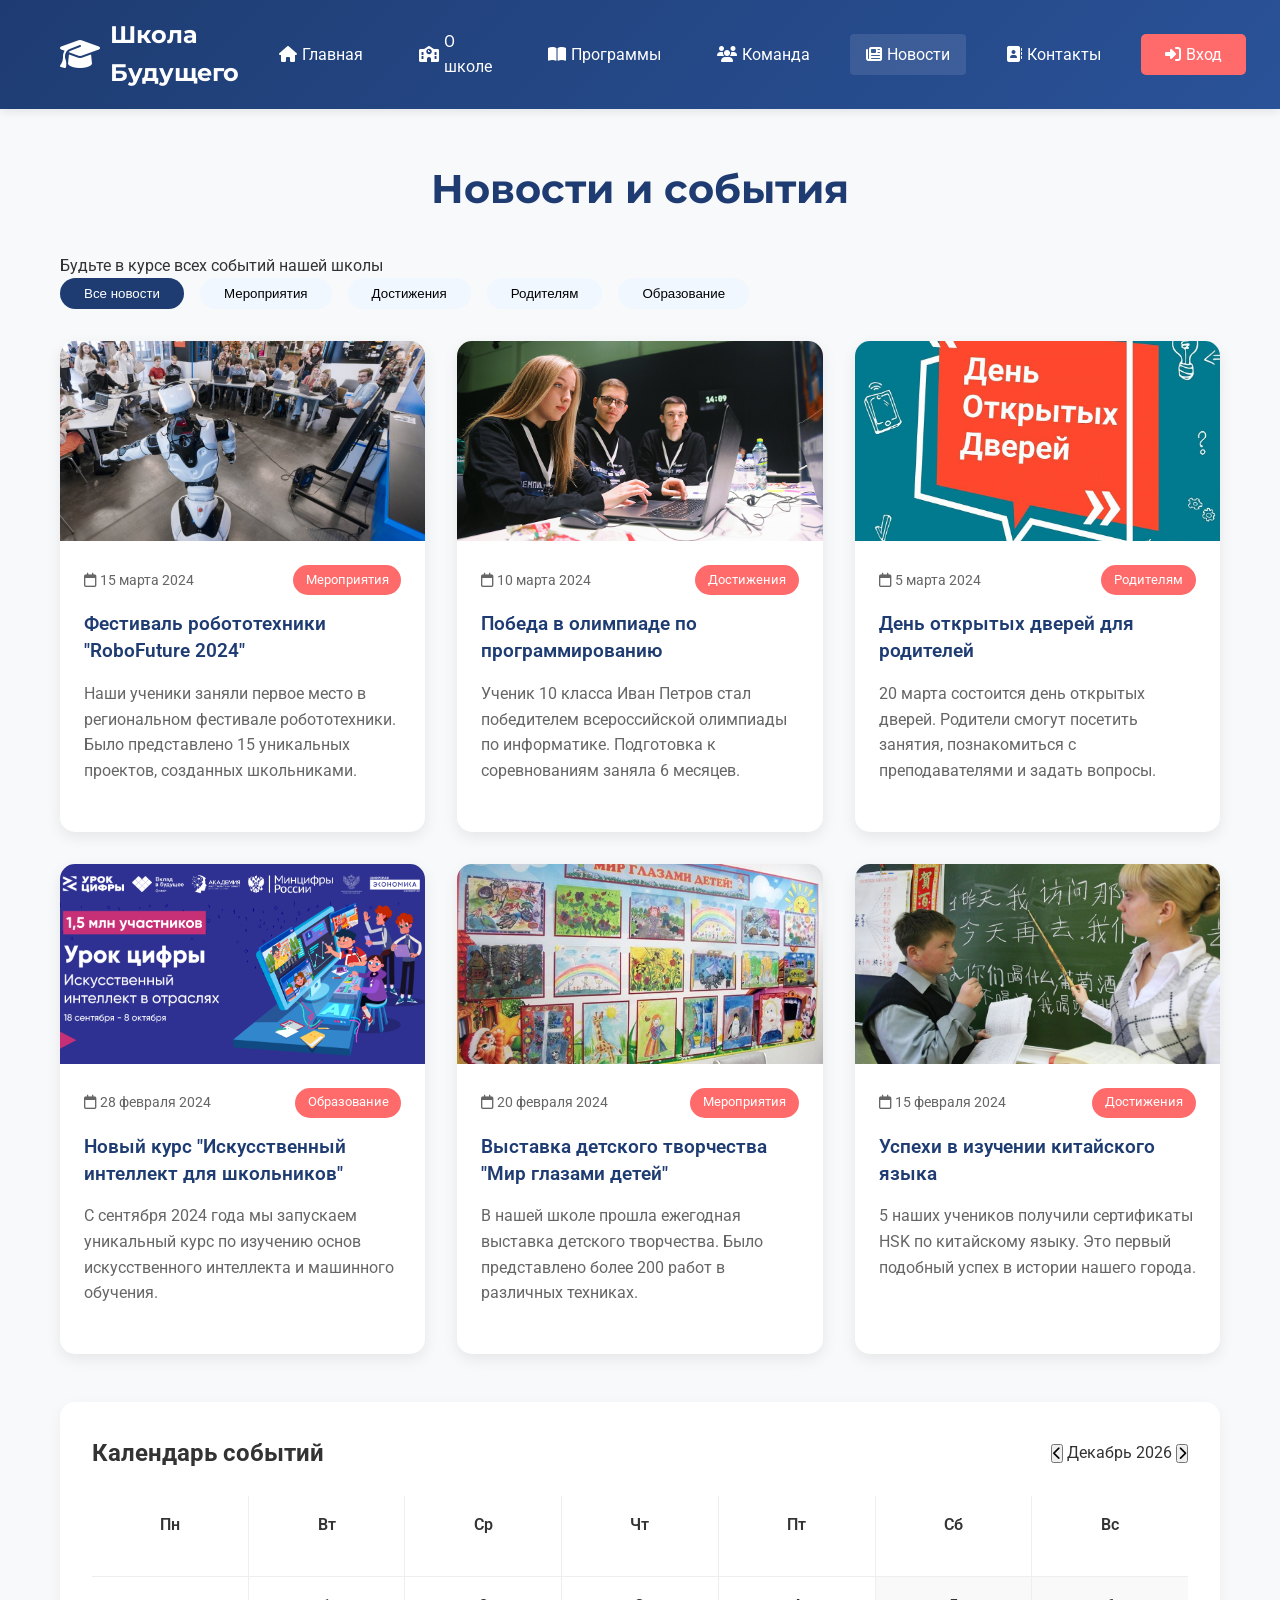
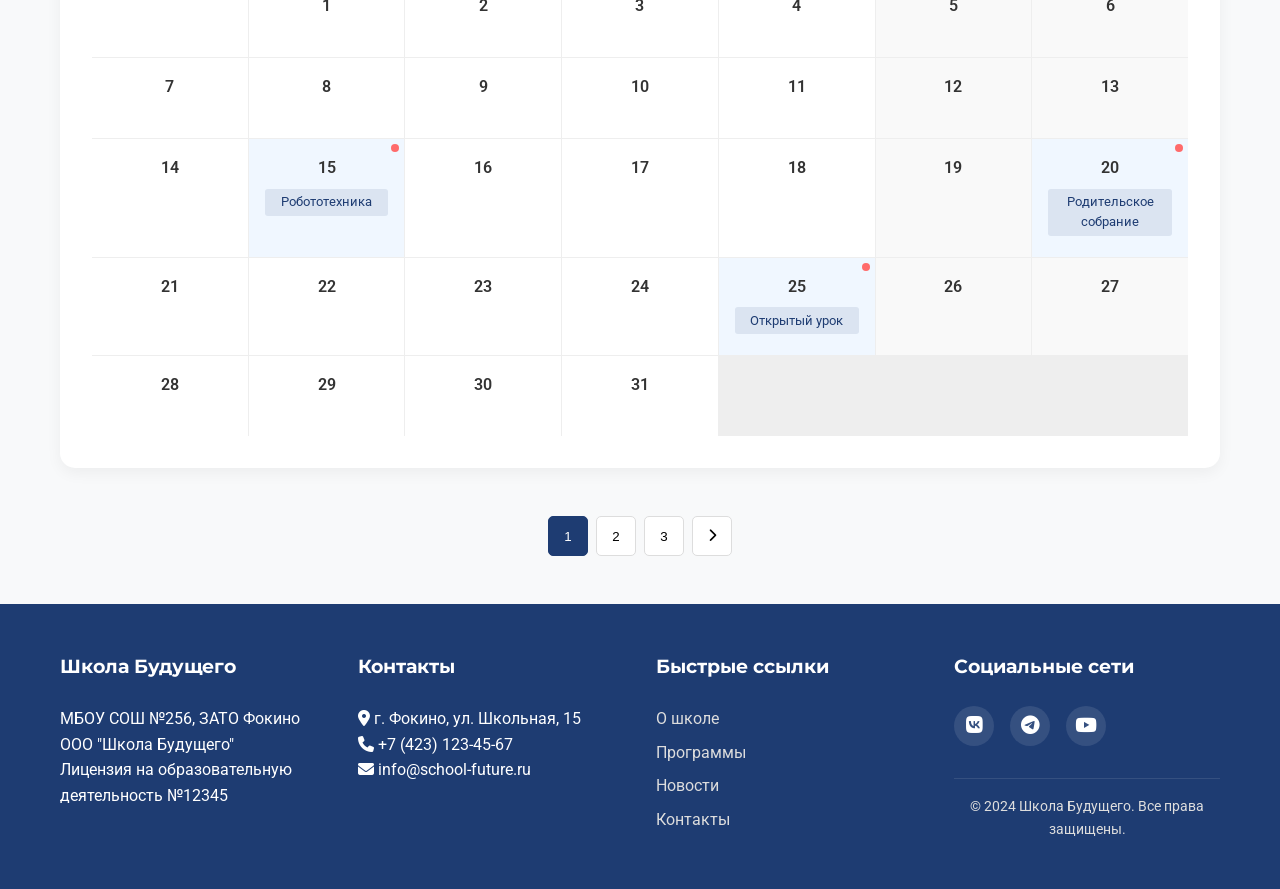
<file: news.html>
<!DOCTYPE html>
<html lang="ru">
<head>
    <meta charset="UTF-8">
    <meta name="viewport" content="width=device-width, initial-scale=1.0">
    <title>Новости - Школа будущего</title>
    <link rel="stylesheet" href="css/style.css">
    <link rel="stylesheet" href="https://cdnjs.cloudflare.com/ajax/libs/font-awesome/6.4.0/css/all.min.css">
    <link href="https://fonts.googleapis.com/css2?family=Roboto:wght@300;400;500;700&family=Montserrat:wght@600;700&display=swap" rel="stylesheet">
    <style>
        .news-categories {
            margin-bottom: 2rem;
            display: flex;
            flex-wrap: wrap;
            gap: 1rem;
        }
        
        .category-button {
            padding: 0.5rem 1.5rem;
            background: #f0f7ff;
            border: none;
            border-radius: 50px;
            cursor: pointer;
            transition: all 0.3s;
        }
        
        .category-button.active,
        .category-button:hover {
            background: #1e3c72;
            color: white;
        }
        
        .news-grid {
            display: grid;
            grid-template-columns: repeat(auto-fill, minmax(350px, 1fr));
            gap: 2rem;
            margin-bottom: 3rem;
        }
        
        .news-card {
            background: white;
            border-radius: 15px;
            overflow: hidden;
            box-shadow: 0 5px 15px rgba(0,0,0,0.08);
            transition: transform 0.3s ease;
        }
        
        .news-card:hover {
            transform: translateY(-5px);
            box-shadow: 0 10px 25px rgba(0,0,0,0.12);
        }
        
        .news-image {
            width: 100%;
            height: 200px;
            overflow: hidden;
        }
        .news-image img {
            width: 100%;
            height: 100%;
            object-fit: cover;
            transition: transform 0.3s;
        }
        .news-card:hover .news-image img {
            transform: scale(1.05);
        }
        
        .news-content {
            padding: 1.5rem;
        }
        
        .news-meta {
            display: flex;
            justify-content: space-between;
            align-items: center;
            margin-bottom: 1rem;
            font-size: 0.9rem;
            color: #666;
        }
        
        .news-category {
            background: #ff6b6b;
            color: white;
            padding: 0.3rem 0.8rem;
            border-radius: 50px;
            font-size: 0.8rem;
        }
        
        .news-title {
            font-size: 1.2rem;
            font-weight: 600;
            color: #1e3c72;
            margin-bottom: 1rem;
            line-height: 1.4;
        }
        
        .news-excerpt {
            color: #666;
            margin-bottom: 1.5rem;
            line-height: 1.6;
        }
        
        .news-read-more {
            color: #1e3c72;
            text-decoration: none;
            font-weight: 500;
            display: inline-flex;
            align-items: center;
            gap: 5px;
            transition: gap 0.3s;
        }
        
        .news-read-more:hover {
            gap: 10px;
        }
        
        .calendar-section {
            background: white;
            padding: 2rem;
            border-radius: 15px;
            box-shadow: 0 5px 15px rgba(0,0,0,0.05);
            margin-bottom: 3rem;
        }
        
        .calendar-header {
            display: flex;
            justify-content: space-between;
            align-items: center;
            margin-bottom: 1.5rem;
        }
        
        .calendar-grid {
            display: grid;
            grid-template-columns: repeat(7, 1fr);
            gap: 1px;
            background: #eee;
        }
        
        .calendar-day {
            background: white;
            padding: 1rem;
            text-align: center;
            min-height: 80px;
        }
        
        .calendar-day.weekend {
            background: #f9f9f9;
        }
        
        .calendar-day.event {
            background: #f0f7ff;
            position: relative;
        }
        
        .calendar-day.event:after {
            content: '';
            position: absolute;
            top: 5px;
            right: 5px;
            width: 8px;
            height: 8px;
            background: #ff6b6b;
            border-radius: 50%;
        }
        
        .day-number {
            font-weight: 600;
            margin-bottom: 0.5rem;
            color: #333;
        }
        
        .event-item {
            font-size: 0.8rem;
            color: #1e3c72;
            margin-bottom: 0.3rem;
            padding: 0.2rem 0.4rem;
            background: rgba(30, 60, 114, 0.1);
            border-radius: 3px;
        }
        
        .pagination {
            display: flex;
            justify-content: center;
            gap: 0.5rem;
            margin-top: 3rem;
        }
        
        .page-button {
            width: 40px;
            height: 40px;
            border: 1px solid #ddd;
            background: white;
            border-radius: 5px;
            cursor: pointer;
            display: flex;
            align-items: center;
            justify-content: center;
        }
        
        .page-button.active {
            background: #1e3c72;
            color: white;
            border-color: #1e3c72;
        }
        
        .page-button:hover:not(.active) {
            background: #f0f7ff;
        }
    </style>
</head>
<body>
    <header class="header">
        <div class="container">
            <nav class="navbar">
                <a href="index.html" class="logo">
                    <i class="fas fa-graduation-cap"></i>
                    <span>Школа Будущего</span>
                </a>
                
                <ul class="nav-menu">
                    <li><a href="index.html"><i class="fas fa-home"></i> Главная</a></li>
                    <li><a href="about.html"><i class="fas fa-school"></i> О школе</a></li>
                    <li><a href="programs.html"><i class="fas fa-book-open"></i> Программы</a></li>
                    <li><a href="team.html"><i class="fas fa-users"></i> Команда</a></li>
                    <li><a href="news.html" class="active"><i class="fas fa-newspaper"></i> Новости</a></li>
                    <li><a href="contacts.html"><i class="fas fa-address-book"></i> Контакты</a></li>
                    <li><a href="login.html" class="btn-login" id="loginNavBtn"><i class="fas fa-sign-in-alt"></i> Вход</a></li>
                </ul>
                
                <div class="hamburger">
                    <span></span>
                    <span></span>
                    <span></span>
                </div>
            </nav>
        </div>
    </header>

    <main class="page-content">
        <div class="container">
            <h1 class="page-title">Новости и события</h1>
            <p class="page-subtitle">Будьте в курсе всех событий нашей школы</p>
            
            <div class="news-categories">
                <button class="category-button active" data-category="all">Все новости</button>
                <button class="category-button" data-category="events">Мероприятия</button>
                <button class="category-button" data-category="achievements">Достижения</button>
                <button class="category-button" data-category="parents">Родителям</button>
                <button class="category-button" data-category="education">Образование</button>
            </div>
            
            <div class="news-grid">
                <div class="news-card" data-category="events">
                    <div class="news-image">
                        <img src="img/lin1.jpg" alt="Фестиваль робототехники">
                    </div>
                    <div class="news-content">
                        <div class="news-meta">
                            <span><i class="far fa-calendar"></i> 15 марта 2024</span>
                            <span class="news-category">Мероприятия</span>
                        </div>
                        <h3 class="news-title">Фестиваль робототехники "RoboFuture 2024"</h3>
                        <p class="news-excerpt">
                            Наши ученики заняли первое место в региональном фестивале робототехники. 
                            Было представлено 15 уникальных проектов, созданных школьниками.
                        </p>
                    </div>
                </div>
                
                <div class="news-card" data-category="achievements">
                    <div class="news-image">
                        <img src="img/lin5.jpg" alt="Победа в олимпиаде">
                    </div>
                    <div class="news-content">
                        <div class="news-meta">
                            <span><i class="far fa-calendar"></i> 10 марта 2024</span>
                            <span class="news-category">Достижения</span>
                        </div>
                        <h3 class="news-title">Победа в олимпиаде по программированию</h3>
                        <p class="news-excerpt">
                            Ученик 10 класса Иван Петров стал победителем всероссийской олимпиады 
                            по информатике. Подготовка к соревнованиям заняла 6 месяцев.
                        </p>
                    </div>
                </div>
                
                <div class="news-card" data-category="parents">
                    <div class="news-image">
                        <img src="img/lin6.jpg" alt="День открытых дверей">
                    </div>
                    <div class="news-content">
                        <div class="news-meta">
                            <span><i class="far fa-calendar"></i> 5 марта 2024</span>
                            <span class="news-category">Родителям</span>
                        </div>
                        <h3 class="news-title">День открытых дверей для родителей</h3>
                        <p class="news-excerpt">
                            20 марта состоится день открытых дверей. Родители смогут посетить 
                            занятия, познакомиться с преподавателями и задать вопросы.
                        </p>
                    </div>
                </div>
                
                <div class="news-card" data-category="education">
                    <div class="news-image">
                        <img src="img/lin3.png" alt="Курс по ИИ">
                    </div>
                    <div class="news-content">
                        <div class="news-meta">
                            <span><i class="far fa-calendar"></i> 28 февраля 2024</span>
                            <span class="news-category">Образование</span>
                        </div>
                        <h3 class="news-title">Новый курс "Искусственный интеллект для школьников"</h3>
                        <p class="news-excerpt">
                            С сентября 2024 года мы запускаем уникальный курс по изучению 
                            основ искусственного интеллекта и машинного обучения.
                        </p>
                    </div>
                </div>
                
                <div class="news-card" data-category="events">
                    <div class="news-image">
                        <img src="img/lin4.jpg" alt="Выставка детского творчества">
                    </div>
                    <div class="news-content">
                        <div class="news-meta">
                            <span><i class="far fa-calendar"></i> 20 февраля 2024</span>
                            <span class="news-category">Мероприятия</span>
                        </div>
                        <h3 class="news-title">Выставка детского творчества "Мир глазами детей"</h3>
                        <p class="news-excerpt">
                            В нашей школе прошла ежегодная выставка детского творчества. 
                            Было представлено более 200 работ в различных техниках.
                        </p>
                    </div>
                </div>
                
                <div class="news-card" data-category="achievements">
                    <div class="news-image">
                        <img src="img/lin2.jpg" alt="Изучение китайского языка">
                    </div>
                    <div class="news-content">
                        <div class="news-meta">
                            <span><i class="far fa-calendar"></i> 15 февраля 2024</span>
                            <span class="news-category">Достижения</span>
                        </div>
                        <h3 class="news-title">Успехи в изучении китайского языка</h3>
                        <p class="news-excerpt">
                            5 наших учеников получили сертификаты HSK по китайскому языку. 
                            Это первый подобный успех в истории нашего города.
                        </p>
                    </div>
                </div>
            </div>
            
            <div class="calendar-section">
                <div class="calendar-header">
                    <h2>Календарь событий</h2>
                    <div class="calendar-nav">
                        <button id="prevMonth"><i class="fas fa-chevron-left"></i></button>
                        <span id="currentMonth">Март 2024</span>
                        <button id="nextMonth"><i class="fas fa-chevron-right"></i></button>
                    </div>
                </div>
                <div id="calendar" class="calendar-grid">
                    <!-- Календарь будет сгенерирован JavaScript -->
                </div>
            </div>
            
            <div class="pagination">
                <button class="page-button active">1</button>
                <button class="page-button">2</button>
                <button class="page-button">3</button>
                <button class="page-button"><i class="fas fa-chevron-right"></i></button>
            </div>
        </div>
    </main>

    <footer class="footer">
        <div class="container">
            <div class="footer-content">
                <div class="footer-column">
                    <h3>Школа Будущего</h3>
                    <p>МБОУ СОШ №256, ЗАТО Фокино</p>
                    <p>ООО "Школа Будущего"</p>
                    <p>Лицензия на образовательную деятельность №12345</p>
                </div>
                <div class="footer-column">
                    <h3>Контакты</h3>
                    <p><i class="fas fa-map-marker-alt"></i> г. Фокино, ул. Школьная, 15</p>
                    <p><i class="fas fa-phone"></i> +7 (423) 123-45-67</p>
                    <p><i class="fas fa-envelope"></i> info@school-future.ru</p>
                </div>
                <div class="footer-column">
                    <h3>Быстрые ссылки</h3>
                    <ul>
                        <li><a href="about.html">О школе</a></li>
                        <li><a href="programs.html">Программы</a></li>
                        <li><a href="news.html">Новости</a></li>
                        <li><a href="contacts.html">Контакты</a></li>
                    </ul>
                </div>
                <div class="footer-column">
                    <h3>Социальные сети</h3>
                    <div class="social-links">
                        <a href="#"><i class="fab fa-vk"></i></a>
                        <a href="#"><i class="fab fa-telegram"></i></a>
                        <a href="#"><i class="fab fa-youtube"></i></a>
                    </div>
                    <p class="copyright">© 2024 Школа Будущего. Все права защищены.</p>
                </div>
            </div>
        </div>
    </footer>

    <script>
        // Фильтрация новостей
        document.querySelectorAll('.category-button').forEach(button => {
            button.addEventListener('click', function() {
                document.querySelectorAll('.category-button').forEach(btn => {
                    btn.classList.remove('active');
                });
                this.classList.add('active');
                
                const category = this.getAttribute('data-category');
                
                document.querySelectorAll('.news-card').forEach(card => {
                    const cardCategory = card.getAttribute('data-category');
                    
                    if (category === 'all' || cardCategory === category) {
                        card.style.display = 'block';
                    } else {
                        card.style.display = 'none';
                    }
                });
            });
        });
        
        // Генерация календаря
        function generateCalendar(year, month) {
            const calendar = document.getElementById('calendar');
            calendar.innerHTML = '';
            
            // Заголовки дней недели
            const days = ['Пн', 'Вт', 'Ср', 'Чт', 'Пт', 'Сб', 'Вс'];
            days.forEach(day => {
                const dayElement = document.createElement('div');
                dayElement.className = 'calendar-day';
                dayElement.style.fontWeight = '600';
                dayElement.textContent = day;
                calendar.appendChild(dayElement);
            });
            
            // Первый день месяца
            const firstDay = new Date(year, month, 1);
            // Последний день месяца
            const lastDay = new Date(year, month + 1, 0);
            
            // Пустые ячейки перед первым днем
            for (let i = 0; i < (firstDay.getDay() + 6) % 7; i++) {
                const emptyDay = document.createElement('div');
                emptyDay.className = 'calendar-day';
                calendar.appendChild(emptyDay);
            }
            
            // Дни месяца
            for (let day = 1; day <= lastDay.getDate(); day++) {
                const dayElement = document.createElement('div');
                dayElement.className = 'calendar-day';
                
                // Проверяем выходные
                const currentDate = new Date(year, month, day);
                if (currentDate.getDay() === 0 || currentDate.getDay() === 6) {
                    dayElement.classList.add('weekend');
                }
                
                // Добавляем события (пример)
                if (day === 15 || day === 20 || day === 25) {
                    dayElement.classList.add('event');
                    
                    const eventDiv = document.createElement('div');
                    eventDiv.className = 'event-item';
                    eventDiv.textContent = day === 15 ? 'Робототехника' : 
                                          day === 20 ? 'Родительское собрание' : 
                                                      'Открытый урок';
                    dayElement.appendChild(eventDiv);
                }
                
                const dayNumber = document.createElement('div');
                dayNumber.className = 'day-number';
                dayNumber.textContent = day;
                
                dayElement.prepend(dayNumber);
                calendar.appendChild(dayElement);
            }
        }
        
        // Навигация по календарю
        let currentDate = new Date();
        updateCalendar();
        
        document.getElementById('prevMonth').addEventListener('click', () => {
            currentDate.setMonth(currentDate.getMonth() - 1);
            updateCalendar();
        });
        
        document.getElementById('nextMonth').addEventListener('click', () => {
            currentDate.setMonth(currentDate.getMonth() + 1);
            updateCalendar();
        });
        
        function updateCalendar() {
            const months = [
                'Январь', 'Февраль', 'Март', 'Апрель', 'Май', 'Июнь',
                'Июль', 'Август', 'Сентябрь', 'Октябрь', 'Ноябрь', 'Декабрь'
            ];
            
            document.getElementById('currentMonth').textContent = 
                `${months[currentDate.getMonth()]} ${currentDate.getFullYear()}`;
            
            generateCalendar(currentDate.getFullYear(), currentDate.getMonth());
        }
    </script>
    <script src="js/session.js"></script>
<script src="js/script.js"></script>
</body>
</html>
</file>
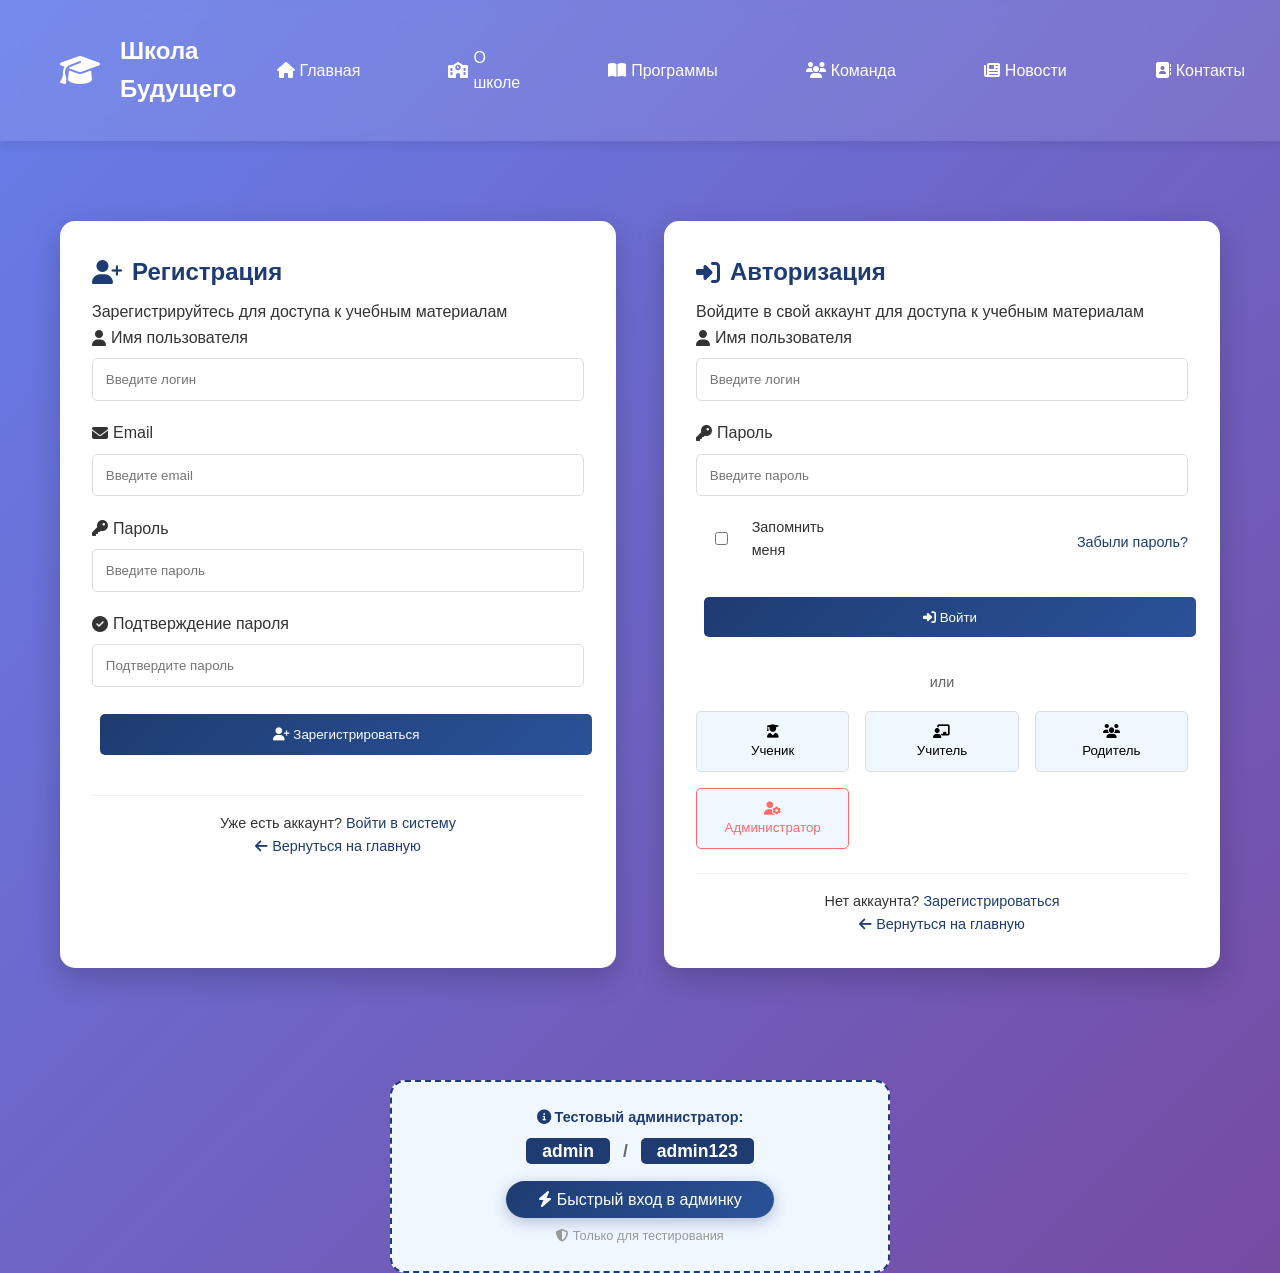
<file: profile.html>
<!DOCTYPE html>
<html lang="ru">
<head>
    <meta charset="UTF-8">
    <meta name="viewport" content="width=device-width, initial-scale=1.0">
    <title>Личный кабинет - Школа будущего</title>
    <link rel="stylesheet" href="https://cdnjs.cloudflare.com/ajax/libs/font-awesome/6.4.0/css/all.min.css">
    <style>
        * {
            margin: 0;
            padding: 0;
            box-sizing: border-box;
        }

        body {
            font-family: 'Roboto', sans-serif;
            background: #f8f9fa;
        }

        .header {
            background: linear-gradient(135deg, #1e3c72 0%, #2a5298 100%);
            color: white;
            padding: 1rem 0;
        }

        .container {
            max-width: 1200px;
            margin: 0 auto;
            padding: 0 20px;
        }

        .navbar {
            display: flex;
            justify-content: space-between;
            align-items: center;
        }

        .logo {
            display: flex;
            align-items: center;
            gap: 10px;
            font-size: 1.5rem;
            font-weight: bold;
            color: white;
            text-decoration: none;
        }

        .nav-menu {
            display: flex;
            list-style: none;
            gap: 2rem;
            align-items: center;
        }

        .nav-menu a {
            color: white;
            text-decoration: none;
        }

        .btn-logout {
            background: rgba(255,255,255,0.2);
            padding: 0.5rem 1rem;
            border-radius: 5px;
            border: none;
            color: white;
            cursor: pointer;
            transition: all 0.3s;
        }

        .btn-logout:hover {
            background: rgba(255,255,255,0.3);
        }

        .profile-container {
            display: grid;
            grid-template-columns: 300px 1fr;
            gap: 2rem;
            margin: 2rem 0;
        }

        .profile-sidebar {
            background: white;
            border-radius: 15px;
            padding: 2rem;
            text-align: center;
            box-shadow: 0 5px 20px rgba(0,0,0,0.1);
        }

        .profile-avatar {
            width: 150px;
            height: 150px;
            border-radius: 50%;
            margin-bottom: 1rem;
            border: 3px solid #1e3c72;
            object-fit: cover;
        }

        .profile-name {
            font-size: 1.5rem;
            margin-bottom: 0.5rem;
            color: #1e3c72;
        }

        .profile-role {
            display: inline-block;
            padding: 0.3rem 1rem;
            background: #e3f2fd;
            color: #1e3c72;
            border-radius: 20px;
            font-size: 0.9rem;
            margin-bottom: 1rem;
        }

        .profile-info {
            text-align: left;
            margin-top: 1rem;
            padding-top: 1rem;
            border-top: 1px solid #eee;
        }

        .info-item {
            margin-bottom: 0.8rem;
            display: flex;
            align-items: center;
            gap: 10px;
            color: #555;
        }

        .profile-content {
            background: white;
            border-radius: 15px;
            padding: 2rem;
            box-shadow: 0 5px 20px rgba(0,0,0,0.1);
        }

        .content-tabs {
            display: flex;
            gap: 1rem;
            border-bottom: 2px solid #eee;
            margin-bottom: 2rem;
            flex-wrap: wrap;
        }

        .tab-btn {
            padding: 0.8rem 1.5rem;
            background: none;
            border: none;
            cursor: pointer;
            font-weight: 500;
            transition: all 0.3s;
            color: #666;
        }

        .tab-btn:hover {
            color: #1e3c72;
        }

        .tab-btn.active {
            color: #1e3c72;
            border-bottom: 2px solid #1e3c72;
        }

        .tab-pane {
            display: none;
        }

        .tab-pane.active {
            display: block;
            animation: fadeIn 0.5s;
        }

        .course-item {
            background: #f8f9fa;
            padding: 1rem;
            margin-bottom: 1rem;
            border-radius: 10px;
            display: flex;
            justify-content: space-between;
            align-items: center;
            flex-wrap: wrap;
        }

        .enrollment-item {
            background: #f8f9fa;
            padding: 1rem;
            margin-bottom: 1rem;
            border-radius: 10px;
        }

        .status-pending {
            color: #f39c12;
            font-weight: 500;
        }

        .status-approved {
            color: #27ae60;
            font-weight: 500;
        }

        .btn-primary {
            background: linear-gradient(135deg, #1e3c72 0%, #2a5298 100%);
            color: white;
            padding: 0.5rem 1rem;
            border: none;
            border-radius: 5px;
            cursor: pointer;
            transition: all 0.3s;
        }

        .btn-primary:hover {
            transform: translateY(-2px);
        }

        .form-group {
            margin-bottom: 1rem;
        }

        .form-group label {
            display: block;
            margin-bottom: 0.5rem;
            font-weight: 500;
        }

        .form-group input {
            width: 100%;
            padding: 0.8rem;
            border: 1px solid #ddd;
            border-radius: 5px;
        }

        .form-group input:focus {
            outline: none;
            border-color: #1e3c72;
        }

        @keyframes fadeIn {
            from { opacity: 0; transform: translateY(10px); }
            to { opacity: 1; transform: translateY(0); }
        }

        @media (max-width: 768px) {
            .profile-container {
                grid-template-columns: 1fr;
            }
            
            .nav-menu {
                gap: 1rem;
            }
        }

        .hamburger {
            display: none;
            flex-direction: column;
            cursor: pointer;
        }

        .hamburger span {
            width: 25px;
            height: 3px;
            background: white;
            margin: 3px 0;
            transition: 0.3s;
        }

        @media (max-width: 768px) {
            .hamburger {
                display: flex;
            }
            .nav-menu {
                display: none;
                flex-direction: column;
                position: absolute;
                top: 70px;
                left: 0;
                width: 100%;
                background: #1e3c72;
                padding: 2rem;
            }
            .nav-menu.active {
                display: flex;
            }
        }
    </style>
</head>
<body>
    <header class="header">
        <div class="container">
            <nav class="navbar">
                <a href="index.html" class="logo">
                    <i class="fas fa-graduation-cap"></i>
                    <span>Школа Будущего</span>
                </a>
                <ul class="nav-menu" id="navMenu">
                    <li><a href="index.html">Главная</a></li>
                    <li><a href="programs.html">Программы</a></li>
                    <li><a href="contacts.html">Контакты</a></li>
                    <li><button class="btn-logout" onclick="logoutUser('index.html')">
                        <i class="fas fa-sign-out-alt"></i> Выйти
                    </button></li>
                </ul>
                <div class="hamburger" onclick="document.getElementById('navMenu').classList.toggle('active')">
                    <span></span>
                    <span></span>
                    <span></span>
                </div>
            </nav>
        </div>
    </header>

    <main class="container">
        <div class="profile-container" id="profileContainer">
            <!-- Данные загружаются динамически -->
        </div>
    </main>

    <script>
        // Проверка авторизации
        function checkAuth() {
            const session = localStorage.getItem('currentSession') || sessionStorage.getItem('currentSession');
            if (!session) {
                localStorage.setItem('redirectAfterLogin', window.location.href);
                window.location.href = 'login.html';
                return null;
            }
            return JSON.parse(session);
        }

        function getRoleName(role) {
            const roles = {
                'student': 'Ученик',
                'teacher': 'Учитель',
                'parent': 'Родитель'
            };
            return roles[role] || 'Пользователь';
        }

        function switchTab(tab, event) {
            document.querySelectorAll('.tab-btn').forEach(btn => btn.classList.remove('active'));
            if (event && event.target) {
                event.target.classList.add('active');
            } else {
                document.querySelector(`.tab-btn[data-tab="${tab}"]`)?.classList.add('active');
            }
            
            document.querySelectorAll('.tab-pane').forEach(pane => pane.classList.remove('active'));
            document.getElementById(`${tab}-tab`).classList.add('active');
        }

        // Загрузка профиля
        function loadProfile() {
            const session = checkAuth();
            if (!session) return;

            const userData = session.userData;
            const enrollments = JSON.parse(localStorage.getItem('enrollments') || '[]');
            const userEnrollments = enrollments.filter(e => e.email === userData.email);

            const profileHTML = `
                <div class="profile-sidebar">
                    <img src="${userData.avatar || 'https://ui-avatars.com/api/?background=1e3c72&color=fff&name=' + encodeURIComponent(userData.username)}" alt="Avatar" class="profile-avatar">
                    <h2 class="profile-name">${userData.fullName || userData.username}</h2>
                    <span class="profile-role">${getRoleName(userData.role)}</span>
                    <div class="profile-info">
                        <div class="info-item">
                            <i class="fas fa-user"></i>
                            <span>Логин: ${userData.username}</span>
                        </div>
                        <div class="info-item">
                            <i class="fas fa-envelope"></i>
                            <span>Email: ${userData.email}</span>
                        </div>
                        <div class="info-item">
                            <i class="fas fa-calendar-alt"></i>
                            <span>Регистрация: ${new Date(userData.registeredAt).toLocaleDateString()}</span>
                        </div>
                        <div class="info-item">
                            <i class="fas fa-clock"></i>
                            <span>Последний вход: ${localStorage.getItem('lastLogin') ? new Date(localStorage.getItem('lastLogin')).toLocaleString() : 'сегодня'}</span>
                        </div>
                    </div>
                </div>
                <div class="profile-content">
                    <div class="content-tabs">
                        <button class="tab-btn active" data-tab="courses" onclick="switchTab('courses', event)">Мои курсы</button>
                        <button class="tab-btn" data-tab="enrollments" onclick="switchTab('enrollments', event)">Заявки на курсы</button>
                        <button class="tab-btn" data-tab="settings" onclick="switchTab('settings', event)">Настройки</button>
                    </div>
                    
                    <div id="courses-tab" class="tab-pane active">
                        <h3>Мои курсы</h3>
                        <div id="coursesList">
                            <p style="text-align: center; color: #999; padding: 2rem 0;">У вас пока нет записанных курсов</p>
                        </div>
                    </div>
                    
                    <div id="enrollments-tab" class="tab-pane">
                        <h3>Мои заявки</h3>
                        <div id="enrollmentsList">
                            ${userEnrollments.length === 0 ? 
                                '<p style="text-align: center; color: #999; padding: 2rem 0;">У вас пока нет заявок</p>' :
                                userEnrollments.map(e => `
                                    <div class="enrollment-item">
                                        <strong>${e.courseName}</strong><br>
                                        Дата подачи: ${new Date(e.date).toLocaleDateString()}<br>
                                        Статус: <span class="status-pending">На рассмотрении</span>
                                    </div>
                                `).join('')
                            }
                        </div>
                    </div>
                    
                    <div id="settings-tab" class="tab-pane">
                        <h3>Настройки профиля</h3>
                        <form id="profileForm">
                            <div class="form-group">
                                <label>ФИО:</label>
                                <input type="text" id="fullName" value="${userData.fullName || ''}">
                            </div>
                            <div class="form-group">
                                <label>Email:</label>
                                <input type="email" id="email" value="${userData.email}">
                            </div>
                            <button type="submit" class="btn-primary">Сохранить изменения</button>
                        </form>
                    </div>
                </div>
            `;
            
            document.getElementById('profileContainer').innerHTML = profileHTML;
        }

        // Сохранение настроек
        document.addEventListener('submit', function(e) {
            if (e.target.id === 'profileForm') {
                e.preventDefault();
                const session = checkAuth();
                if (session) {
                    const userData = session.userData;
                    userData.fullName = document.getElementById('fullName').value;
                    userData.email = document.getElementById('email').value;
                    userData.avatar = `https://ui-avatars.com/api/?background=1e3c72&color=fff&name=${encodeURIComponent(userData.fullName)}`;
                    
                    localStorage.setItem('user_' + userData.username, JSON.stringify(userData));
                    session.userData = userData;
                    
                    if (localStorage.getItem('currentSession')) {
                        localStorage.setItem('currentSession', JSON.stringify(session));
                    } else {
                        sessionStorage.setItem('currentSession', JSON.stringify(session));
                    }
                    
                    alert('Профиль обновлен!');
                    loadProfile();
                }
            }
        });

        // Загрузка профиля при старте
        loadProfile();
    </script>
    <script src="js/session.js"></script>
</body>
</html>
</file>
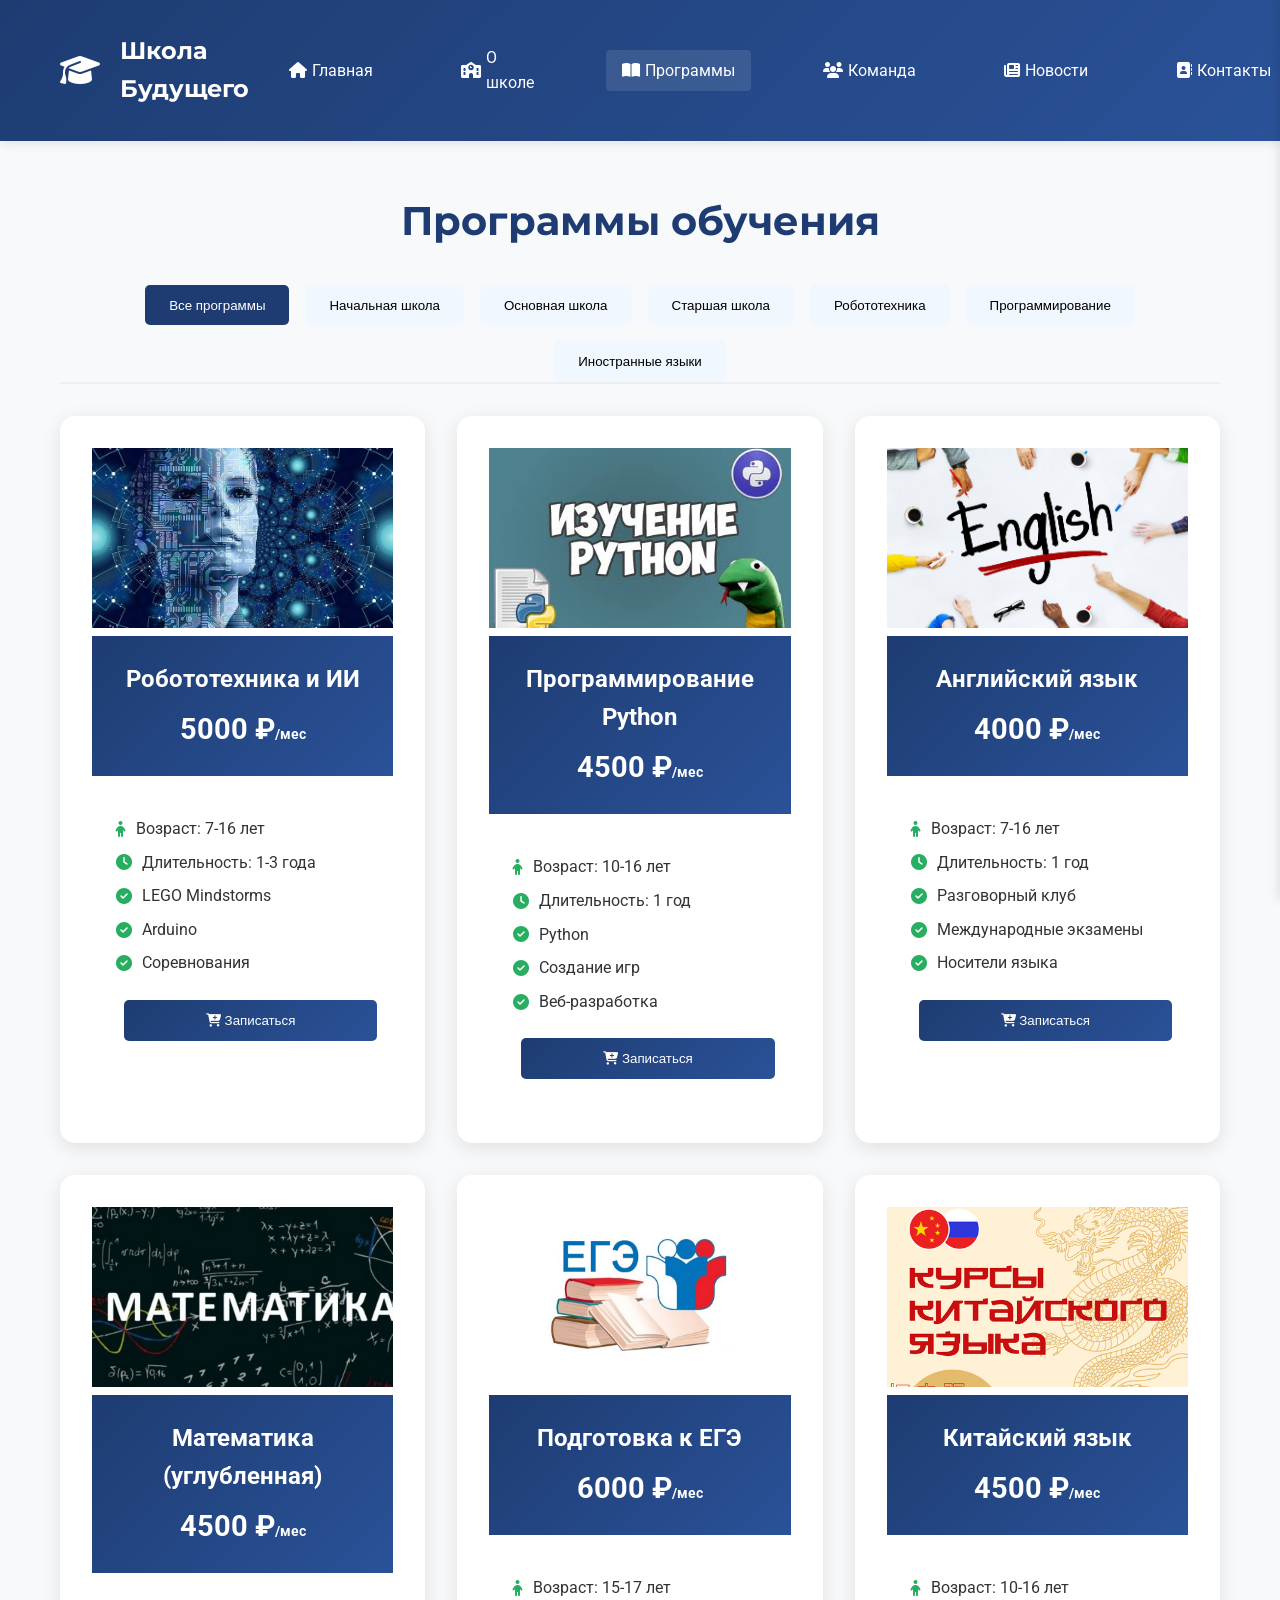
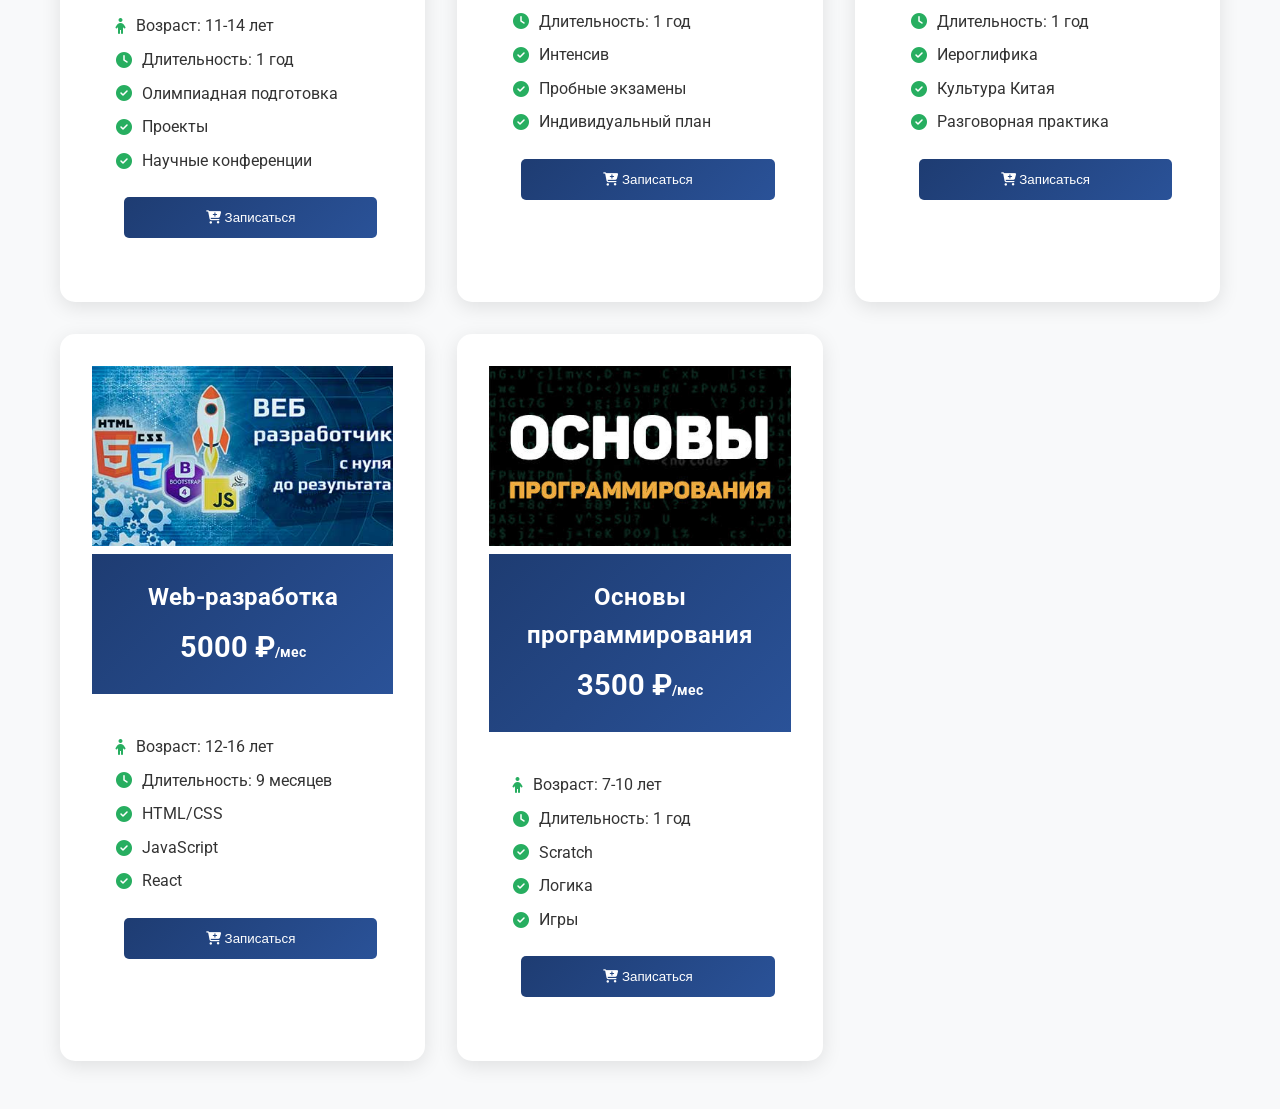
<file: programs.html>
<!DOCTYPE html>
<html lang="ru">
<head>
    <meta charset="UTF-8">
    <meta name="viewport" content="width=device-width, initial-scale=1.0">
    <title>Программы обучения - Школа будущего</title>
    <link rel="stylesheet" href="css/style.css">
    <link rel="stylesheet" href="https://cdnjs.cloudflare.com/ajax/libs/font-awesome/6.4.0/css/all.min.css">
    <link href="https://fonts.googleapis.com/css2?family=Roboto:wght@300;400;500;700&family=Montserrat:wght@600;700&display=swap" rel="stylesheet">
    <style>
        * {
            margin: 0;
            padding: 0;
            box-sizing: border-box;
        }
        
        body {
            font-family: 'Roboto', sans-serif;
            line-height: 1.6;
            color: #333;
        }
        
        .container {
            max-width: 1200px;
            margin: 0 auto;
            padding: 0 20px;
        }
        
        .header {
            background: linear-gradient(135deg, #1e3c72 0%, #2a5298 100%);
            color: white;
            position: sticky;
            top: 0;
            z-index: 1000;
            box-shadow: 0 2px 10px rgba(0,0,0,0.1);
        }
        
        .navbar {
            display: flex;
            justify-content: space-between;
            align-items: center;
            padding: 1rem 0;
        }
        
        .logo {
            display: flex;
            align-items: center;
            gap: 10px;
            font-size: 1.5rem;
            font-weight: bold;
            color: white;
            text-decoration: none;
        }
        
        .nav-menu {
            display: flex;
            list-style: none;
            gap: 2rem;
        }
        
        .nav-menu a {
            color: white;
            text-decoration: none;
            transition: opacity 0.3s;
        }
        
        .nav-menu a:hover {
            opacity: 0.8;
        }
        
        .btn-login {
            background: rgba(255,255,255,0.2);
            padding: 0.5rem 1rem;
            border-radius: 5px;
        }
        
        .page-content {
            padding: 3rem 0;
            background: #f8f9fa;
            min-height: calc(100vh - 200px);
        }
        
        .page-title {
            font-size: 2.5rem;
            margin-bottom: 2rem;
            color: #1e3c72;
            text-align: center;
        }
        
        .programs-tabs {
            margin-bottom: 2rem;
            border-bottom: 2px solid #eee;
        }
        
        .tab-buttons {
            display: flex;
            flex-wrap: wrap;
            gap: 1rem;
            justify-content: center;
        }
        
        .tab-button {
            padding: 0.8rem 1.5rem;
            background: #f0f7ff;
            border: none;
            border-radius: 5px;
            cursor: pointer;
            font-weight: 500;
            transition: all 0.3s;
        }
        
        .tab-button:hover {
            transform: translateY(-2px);
        }
        
        .tab-button.active {
            background: #1e3c72;
            color: white;
        }
        
        .tab-content {
            display: none;
            animation: fadeIn 0.5s;
        }
        
        .tab-content.active {
            display: block;
        }
        
        .programs-grid {
            display: grid;
            grid-template-columns: repeat(auto-fill, minmax(350px, 1fr));
            gap: 2rem;
            margin-top: 2rem;
        }
        
        .program-card {
            background: white;
            border-radius: 15px;
            overflow: hidden;
            box-shadow: 0 5px 20px rgba(0,0,0,0.1);
            transition: transform 0.3s;
        }
        
        .program-card:hover {
            transform: translateY(-5px);
        }

        /* Стили для изображения курса */
        .program-card-img {
            width: 100%;
            height: 180px;
            object-fit: cover;
            background: #1e3c72;
        }
        
        .program-card-header {
            background: linear-gradient(135deg, #1e3c72 0%, #2a5298 100%);
            color: white;
            padding: 1.5rem;
        }
        
        .program-card-header h3 {
            font-size: 1.5rem;
            margin-bottom: 0.5rem;
        }
        
        .program-card-price {
            font-size: 1.8rem;
            font-weight: bold;
        }
        
        .program-card-price small {
            font-size: 0.9rem;
        }
        
        .program-card-body {
            padding: 1.5rem;
        }
        
        .program-features {
            list-style: none;
            margin: 1rem 0;
        }
        
        .program-features li {
            margin-bottom: 0.5rem;
            display: flex;
            align-items: center;
            gap: 10px;
        }
        
        .program-features i {
            color: #27ae60;
        }
        
        .btn-primary {
            background: linear-gradient(135deg, #1e3c72 0%, #2a5298 100%);
            color: white;
            padding: 0.8rem 1.5rem;
            border: none;
            border-radius: 5px;
            cursor: pointer;
            transition: transform 0.3s;
            text-decoration: none;
            display: inline-block;
            text-align: center;
        }
        
        .btn-primary:hover {
            transform: translateY(-2px);
        }
        
        .btn-secondary {
            background: #6c757d;
            color: white;
            padding: 0.8rem 1.5rem;
            border: none;
            border-radius: 5px;
            cursor: pointer;
            transition: transform 0.3s;
        }
        
        /* Модальное окно */
        .modal {
            display: none;
            position: fixed;
            top: 0;
            left: 0;
            width: 100%;
            height: 100%;
            background: rgba(0,0,0,0.5);
            z-index: 2000;
            justify-content: center;
            align-items: center;
        }
        
        .modal.active {
            display: flex;
        }
        
        .modal-content {
            background: white;
            border-radius: 15px;
            max-width: 500px;
            width: 90%;
            max-height: 80vh;
            overflow-y: auto;
            animation: slideIn 0.3s;
        }
        
        .modal-header {
            background: linear-gradient(135deg, #1e3c72 0%, #2a5298 100%);
            color: white;
            padding: 1.5rem;
            display: flex;
            justify-content: space-between;
            align-items: center;
        }
        
        .modal-header h3 {
            margin: 0;
        }
        
        .close-modal {
            background: none;
            border: none;
            color: white;
            font-size: 1.5rem;
            cursor: pointer;
        }
        
        .modal-body {
            padding: 1.5rem;
        }
        
        .form-group {
            margin-bottom: 1.5rem;
        }
        
        .form-group label {
            display: block;
            margin-bottom: 0.5rem;
            font-weight: 500;
        }
        
        .form-group input,
        .form-group select,
        .form-group textarea {
            width: 100%;
            padding: 0.8rem;
            border: 1px solid #ddd;
            border-radius: 5px;
            font-family: inherit;
        }
        
        .form-group input:focus,
        .form-group select:focus,
        .form-group textarea:focus {
            outline: none;
            border-color: #1e3c72;
        }
        
        /* Корзина */
        .cart-icon {
            position: relative;
            cursor: pointer;
        }
        
        .cart-count {
            position: absolute;
            top: -8px;
            right: -12px;
            background: #e74c3c;
            color: white;
            border-radius: 50%;
            padding: 2px 6px;
            font-size: 12px;
        }
        
        .cart-sidebar {
            position: fixed;
            right: -400px;
            top: 0;
            width: 400px;
            height: 100%;
            background: white;
            box-shadow: -2px 0 10px rgba(0,0,0,0.1);
            z-index: 1500;
            transition: right 0.3s;
            display: flex;
            flex-direction: column;
        }
        
        .cart-sidebar.active {
            right: 0;
        }
        
        .cart-header {
            background: linear-gradient(135deg, #1e3c72 0%, #2a5298 100%);
            color: white;
            padding: 1.5rem;
            display: flex;
            justify-content: space-between;
            align-items: center;
        }
        
        .cart-body {
            flex: 1;
            padding: 1.5rem;
            overflow-y: auto;
        }
        
        .cart-item {
            display: flex;
            justify-content: space-between;
            align-items: center;
            padding: 1rem 0;
            border-bottom: 1px solid #eee;
        }
        
        .cart-item-info h4 {
            margin: 0 0 0.5rem 0;
        }
        
        .cart-item-price {
            color: #27ae60;
            font-weight: bold;
        }
        
        .remove-item {
            background: #e74c3c;
            color: white;
            border: none;
            padding: 0.3rem 0.6rem;
            border-radius: 3px;
            cursor: pointer;
        }
        
        .cart-footer {
            padding: 1.5rem;
            border-top: 1px solid #eee;
        }
        
        .cart-total {
            font-size: 1.2rem;
            font-weight: bold;
            margin-bottom: 1rem;
        }
        
        .notification {
            position: fixed;
            top: 20px;
            right: 20px;
            padding: 1rem 1.5rem;
            border-radius: 8px;
            z-index: 2500;
            animation: slideIn 0.3s;
            box-shadow: 0 4px 12px rgba(0,0,0,0.15);
        }
        
        .notification.success {
            background: #27ae60;
            color: white;
        }
        
        .notification.error {
            background: #e74c3c;
            color: white;
        }
        
        .notification.info {
            background: #3498db;
            color: white;
        }
        
        @keyframes fadeIn {
            from { opacity: 0; transform: translateY(10px); }
            to { opacity: 1; transform: translateY(0); }
        }
        
        @keyframes slideIn {
            from { transform: translateX(100%); opacity: 0; }
            to { transform: translateX(0); opacity: 1; }
        }
        
        @media (max-width: 768px) {
            .programs-grid {
                grid-template-columns: 1fr;
            }
            
            .cart-sidebar {
                width: 100%;
                right: -100%;
            }
            
            .nav-menu {
                display: none;
            }
        }
    </style>
</head>
<body>
    <header class="header">
        <div class="container">
            <nav class="navbar">
                <a href="index.html" class="logo">
                    <i class="fas fa-graduation-cap"></i>
                    <span>Школа Будущего</span>
                </a>
                
                <ul class="nav-menu">
                    <li><a href="index.html"><i class="fas fa-home"></i> Главная</a></li>
                    <li><a href="about.html"><i class="fas fa-school"></i> О школе</a></li>
                    <li><a href="programs.html" class="active"><i class="fas fa-book-open"></i> Программы</a></li>
                    <li><a href="team.html"><i class="fas fa-users"></i> Команда</a></li>
                    <li><a href="news.html"><i class="fas fa-newspaper"></i> Новости</a></li>
                    <li><a href="contacts.html"><i class="fas fa-address-book"></i> Контакты</a></li>
                    <li><a href="login.html" class="btn-login" id="loginNavBtn"><i class="fas fa-sign-in-alt"></i> Вход</a></li>
                </ul>
                
                <div class="cart-icon" onclick="toggleCart()">
                    <i class="fas fa-shopping-cart fa-lg"></i>
                    <span class="cart-count" id="cartCount">0</span>
                </div>
            </nav>
        </div>
    </header>

    <main class="page-content">
        <div class="container">
            <h1 class="page-title">Программы обучения</h1>
            
            <div class="programs-tabs">
                <div class="tab-buttons">
                    <button class="tab-button active" data-tab="all">Все программы</button>
                    <button class="tab-button" data-tab="primary">Начальная школа</button>
                    <button class="tab-button" data-tab="middle">Основная школа</button>
                    <button class="tab-button" data-tab="high">Старшая школа</button>
                    <button class="tab-button" data-tab="robotics">Робототехника</button>
                    <button class="tab-button" data-tab="programming">Программирование</button>
                    <button class="tab-button" data-tab="languages">Иностранные языки</button>
                </div>
            </div>
            
            <div id="all" class="tab-content active">
                <div class="programs-grid" id="programsGrid"></div>
            </div>
            
            <div id="primary" class="tab-content">
                <div class="programs-grid" id="primaryGrid"></div>
            </div>
            
            <div id="middle" class="tab-content">
                <div class="programs-grid" id="middleGrid"></div>
            </div>
            
            <div id="high" class="tab-content">
                <div class="programs-grid" id="highGrid"></div>
            </div>
            
            <div id="robotics" class="tab-content">
                <div class="programs-grid" id="roboticsGrid"></div>
            </div>
            
            <div id="programming" class="tab-content">
                <div class="programs-grid" id="programmingGrid"></div>
            </div>
            
            <div id="languages" class="tab-content">
                <div class="programs-grid" id="languagesGrid"></div>
            </div>
        </div>
    </main>

    <!-- Модальное окно записи -->
    <div class="modal" id="enrollmentModal">
        <div class="modal-content">
            <div class="modal-header">
                <h3>Запись на курс</h3>
                <button class="close-modal" onclick="closeModal()">&times;</button>
            </div>
            <div class="modal-body">
                <form id="enrollmentForm">
                    <input type="hidden" id="courseId" name="courseId">
                    <input type="hidden" id="courseName" name="courseName">
                    <input type="hidden" id="coursePrice" name="coursePrice">
                    
                    <div class="form-group">
                        <label><i class="fas fa-user"></i> ФИО ученика *</label>
                        <input type="text" id="studentName" required placeholder="Иванов Иван Иванович">
                    </div>
                    
                    <div class="form-group">
                        <label><i class="fas fa-calendar-alt"></i> Дата рождения *</label>
                        <input type="date" id="birthDate" required>
                    </div>
                    
                    <div class="form-group">
                        <label><i class="fas fa-phone"></i> Телефон родителя *</label>
                        <input type="tel" id="phone" required placeholder="+7 (XXX) XXX-XX-XX">
                    </div>
                    
                    <div class="form-group">
                        <label><i class="fas fa-envelope"></i> Email *</label>
                        <input type="email" id="email" required placeholder="parent@example.com">
                    </div>
                    
                    <div class="form-group">
                        <label><i class="fas fa-calendar-week"></i> Желаемая группа</label>
                        <select id="group">
                            <option value="">Выберите группу</option>
                            <option>Утро (10:00-12:00)</option>
                            <option>День (14:00-16:00)</option>
                            <option>Вечер (17:00-19:00)</option>
                        </select>
                    </div>
                    
                    <div class="form-group">
                        <label><i class="fas fa-comment"></i> Дополнительная информация</label>
                        <textarea id="comment" rows="3" placeholder="Особые пожелания, медицинские противопоказания и т.д."></textarea>
                    </div>
                    
                    <button type="submit" class="btn-primary" style="width: 100%">
                        <i class="fas fa-check-circle"></i> Отправить заявку
                    </button>
                </form>
            </div>
        </div>
    </div>
    
    <!-- Корзина -->
    <div class="cart-sidebar" id="cartSidebar">
        <div class="cart-header">
            <h3><i class="fas fa-shopping-cart"></i> Корзина</h3>
            <button class="close-modal" onclick="toggleCart()">&times;</button>
        </div>
        <div class="cart-body" id="cartItems">
            <p style="text-align: center; color: #999;">Корзина пуста</p>
        </div>
        <div class="cart-footer">
            <div class="cart-total">Итого: <span id="cartTotal">0</span> ₽</div>
            <button class="btn-primary" style="width: 100%" onclick="checkout()">
                <i class="fas fa-credit-card"></i> Оформить запись
            </button>
        </div>
    </div>

    <script>
        // Данные курсов с картинками (добавлено поле img)
        const courses = [
            { id: 1, name: "Робототехника и ИИ", category: "robotics", price: 5000, age: "7-16 лет", duration: "1-3 года", features: ["LEGO Mindstorms", "Arduino", "Соревнования"], img: "img/lin15.jpg" },
            { id: 2, name: "Программирование Python", category: "programming", price: 4500, age: "10-16 лет", duration: "1 год", features: ["Python", "Создание игр", "Веб-разработка"], img: "img/lin16.jpg" },
            { id: 3, name: "Английский язык", category: "languages", price: 4000, age: "7-16 лет", duration: "1 год", features: ["Разговорный клуб", "Международные экзамены", "Носители языка"], img: "img/lin17.jpg" },
            { id: 4, name: "Математика (углубленная)", category: "middle", price: 4500, age: "11-14 лет", duration: "1 год", features: ["Олимпиадная подготовка", "Проекты", "Научные конференции"], img: "img/lin18.jpg" },
            { id: 5, name: "Подготовка к ЕГЭ", category: "high", price: 6000, age: "15-17 лет", duration: "1 год", features: ["Интенсив", "Пробные экзамены", "Индивидуальный план"], img: "img/lin19.jpg" },
            { id: 6, name: "Китайский язык", category: "languages", price: 4500, age: "10-16 лет", duration: "1 год", features: ["Иероглифика", "Культура Китая", "Разговорная практика"], img: "img/lin20.png" },
            { id: 7, name: "Web-разработка", category: "programming", price: 5000, age: "12-16 лет", duration: "9 месяцев", features: ["HTML/CSS", "JavaScript", "React"], img: "img/lin21.jpg" },
            { id: 8, name: "Основы программирования", category: "primary", price: 3500, age: "7-10 лет", duration: "1 год", features: ["Scratch", "Логика", "Игры"], img: "img/lin22.jpg" }
        ];
        
        // Корзина
        let cart = JSON.parse(localStorage.getItem('courseCart') || '[]');
        
        // Функции корзины
        function updateCartDisplay() {
            const cartCount = document.getElementById('cartCount');
            const cartTotal = document.getElementById('cartTotal');
            const cartItemsContainer = document.getElementById('cartItems');
            
            cartCount.textContent = cart.length;
            
            if (cart.length === 0) {
                cartItemsContainer.innerHTML = '<p style="text-align: center; color: #999;">Корзина пуста</p>';
                cartTotal.textContent = '0';
                return;
            }
            
            let total = 0;
            cartItemsContainer.innerHTML = '';
            
            cart.forEach((item, index) => {
                total += item.price;
                cartItemsContainer.innerHTML += `
                    <div class="cart-item">
                        <div class="cart-item-info">
                            <h4>${item.name}</h4>
                            <div class="cart-item-price">${item.price} ₽/мес</div>
                            <small>${item.age} • ${item.duration}</small>
                        </div>
                        <button class="remove-item" onclick="removeFromCart(${index})">
                            <i class="fas fa-trash"></i>
                        </button>
                    </div>
                `;
            });
            
            cartTotal.textContent = total;
            localStorage.setItem('courseCart', JSON.stringify(cart));
        }
        
        function addToCart(course) {
            if (cart.some(item => item.id === course.id)) {
                showNotification('Этот курс уже добавлен в корзину', 'info');
                return;
            }
            
            cart.push(course);
            updateCartDisplay();
            showNotification(`${course.name} добавлен в корзину`, 'success');
            toggleCart();
        }
        
        function removeFromCart(index) {
            const removed = cart.splice(index, 1)[0];
            updateCartDisplay();
            showNotification(`${removed.name} удален из корзины`, 'info');
        }
        
        function toggleCart() {
            document.getElementById('cartSidebar').classList.toggle('active');
        }
        
        function checkout() {
            if (cart.length === 0) {
                showNotification('Корзина пуста', 'error');
                return;
            }
            
            // Проверяем авторизацию
            const currentUser = localStorage.getItem('currentUser');
            if (!currentUser) {
                showNotification('Пожалуйста, войдите в систему для оформления записи', 'error');
                setTimeout(() => {
                    window.location.href = 'login.html';
                }, 2000);
                return;
            }
            
            // Открываем форму записи для первого курса в корзине
            openEnrollmentModal(cart[0]);
        }
        
        // Отображение курсов (обновлено с добавлением картинки)
        function renderCourses(coursesToRender, containerId) {
            const container = document.getElementById(containerId);
            if (!container) return;
            
            if (coursesToRender.length === 0) {
                container.innerHTML = '<p style="text-align: center;">Нет доступных курсов</p>';
                return;
            }
            
            container.innerHTML = coursesToRender.map(course => `
                <div class="program-card">
                    <img class="program-card-img" src="${course.img}" alt="${course.name}" onerror="this.src='https://placehold.co/600x400/1e3c72/white?text=Курс'">
                    <div class="program-card-header">
                        <h3>${course.name}</h3>
                        <div class="program-card-price">${course.price} ₽<small>/мес</small></div>
                    </div>
                    <div class="program-card-body">
                        <ul class="program-features">
                            <li><i class="fas fa-child"></i> Возраст: ${course.age}</li>
                            <li><i class="fas fa-clock"></i> Длительность: ${course.duration}</li>
                            ${course.features.map(f => `<li><i class="fas fa-check-circle"></i> ${f}</li>`).join('')}
                        </ul>
                        <button onclick='addToCart(${JSON.stringify(course)})' class="btn-primary" style="width: 100%">
                            <i class="fas fa-cart-plus"></i> Записаться
                        </button>
                    </div>
                </div>
            `).join('');
        }
        
        // Модальное окно
        let currentCourse = null;
        
        function openEnrollmentModal(course) {
            currentCourse = course;
            document.getElementById('courseId').value = course.id;
            document.getElementById('courseName').value = course.name;
            document.getElementById('coursePrice').value = course.price;
            document.getElementById('enrollmentModal').classList.add('active');
        }
        
        function closeModal() {
            document.getElementById('enrollmentModal').classList.remove('active');
            document.getElementById('enrollmentForm').reset();
        }
        
        // Обработка формы записи
        document.getElementById('enrollmentForm').addEventListener('submit', function(e) {
            e.preventDefault();
            
            const enrollment = {
                courseId: document.getElementById('courseId').value,
                courseName: document.getElementById('courseName').value,
                coursePrice: document.getElementById('coursePrice').value,
                studentName: document.getElementById('studentName').value,
                birthDate: document.getElementById('birthDate').value,
                phone: document.getElementById('phone').value,
                email: document.getElementById('email').value,
                group: document.getElementById('group').value,
                comment: document.getElementById('comment').value,
                date: new Date().toISOString(),
                status: 'pending'
            };
            
            // Сохраняем заявку
            let enrollments = JSON.parse(localStorage.getItem('enrollments') || '[]');
            enrollments.push(enrollment);
            localStorage.setItem('enrollments', JSON.stringify(enrollments));
            
            // Очищаем корзину
            cart = [];
            updateCartDisplay();
            
            showNotification(`Заявка на курс "${enrollment.courseName}" отправлена!`, 'success');
            closeModal();
            
            // Перенаправление через 2 секунды
            setTimeout(() => {
                window.location.href = 'profile.html';
            }, 2000);
        });
        
        // Управление табами
        document.querySelectorAll('.tab-button').forEach(button => {
            button.addEventListener('click', function() {
                document.querySelectorAll('.tab-button').forEach(btn => btn.classList.remove('active'));
                this.classList.add('active');
                
                document.querySelectorAll('.tab-content').forEach(tab => tab.classList.remove('active'));
                const tabId = this.getAttribute('data-tab');
                document.getElementById(tabId).classList.add('active');
            });
        });
        
        // Показать уведомление
        function showNotification(message, type = 'success') {
            const notification = document.createElement('div');
            notification.className = `notification ${type}`;
            notification.innerHTML = `<i class="fas ${type === 'success' ? 'fa-check-circle' : type === 'error' ? 'fa-exclamation-circle' : 'fa-info-circle'}"></i> ${message}`;
            document.body.appendChild(notification);
            
            setTimeout(() => notification.remove(), 3000);
        }
        
        // Инициализация
        function init() {
            renderCourses(courses, 'programsGrid');
            renderCourses(courses.filter(c => c.category === 'primary'), 'primaryGrid');
            renderCourses(courses.filter(c => c.category === 'middle'), 'middleGrid');
            renderCourses(courses.filter(c => c.category === 'high'), 'highGrid');
            renderCourses(courses.filter(c => c.category === 'robotics'), 'roboticsGrid');
            renderCourses(courses.filter(c => c.category === 'programming'), 'programmingGrid');
            renderCourses(courses.filter(c => c.category === 'languages'), 'languagesGrid');
            updateCartDisplay();
        }
        
        init();
    </script>
    <script src="js/session.js"></script>
<script src="js/script.js"></script>
</body>
</html>
</file>
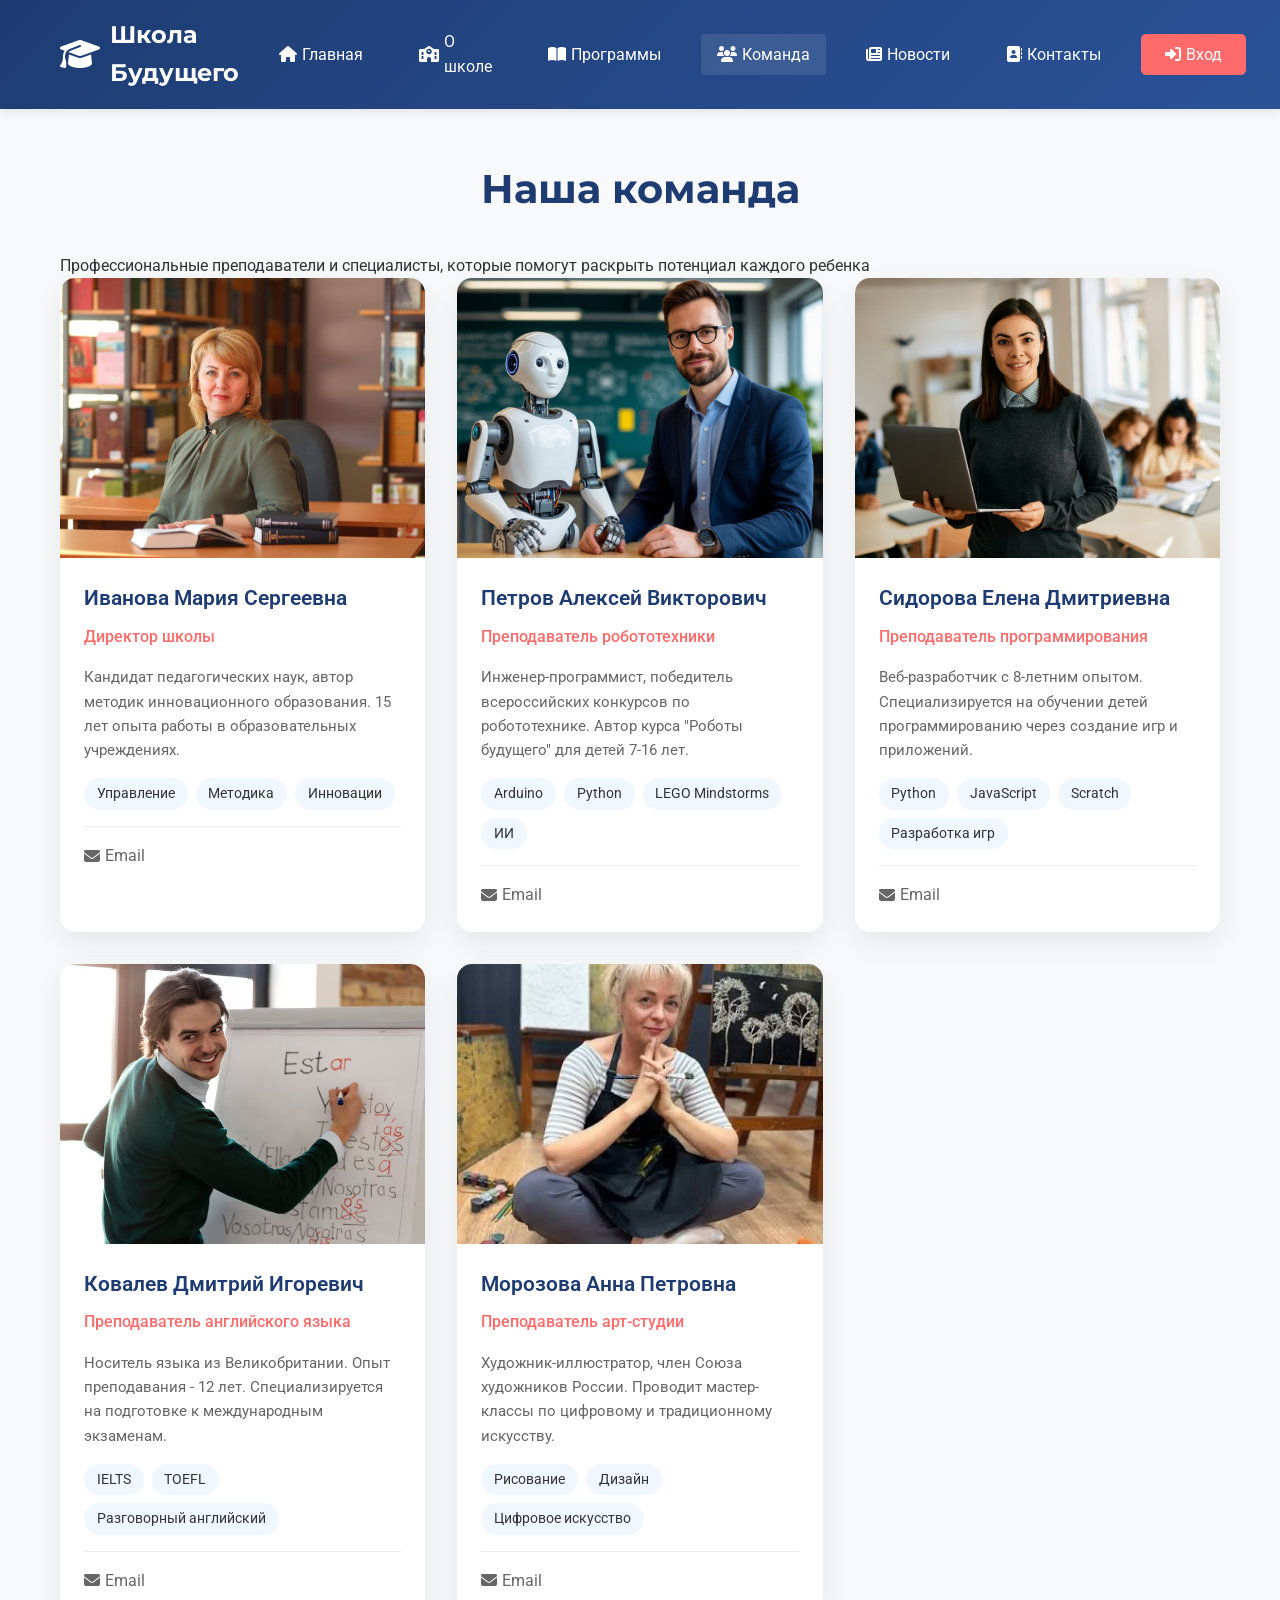
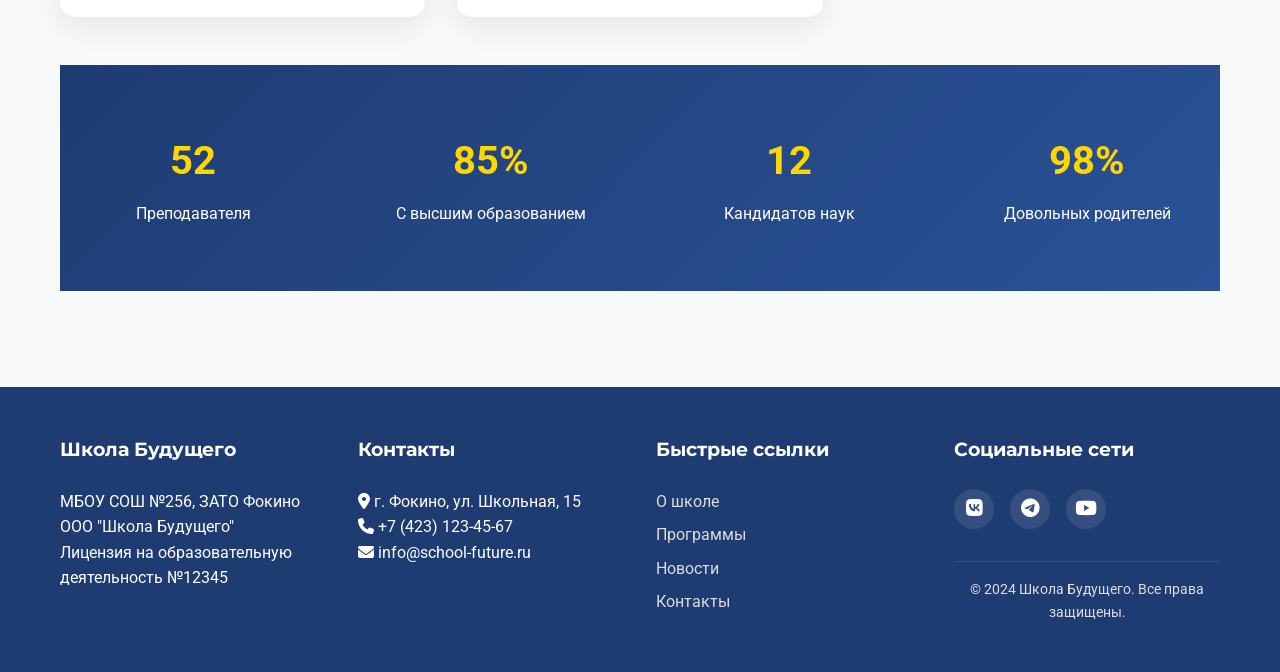
<file: team.html>
<!DOCTYPE html>
<html lang="ru">
<head>
    <meta charset="UTF-8">
    <meta name="viewport" content="width=device-width, initial-scale=1.0">
    <title>Команда - Школа будущего</title>
    <link rel="stylesheet" href="css/style.css">
    <link rel="stylesheet" href="https://cdnjs.cloudflare.com/ajax/libs/font-awesome/6.4.0/css/all.min.css">
    <link href="https://fonts.googleapis.com/css2?family=Roboto:wght@300;400;500;700&family=Montserrat:wght@600;700&display=swap" rel="stylesheet">
    <style>
        .team-filters {
            margin-bottom: 2rem;
            text-align: center;
        }
        
        .filter-button {
            padding: 0.5rem 1.5rem;
            margin: 0 0.5rem 0.5rem 0;
            background: #f0f7ff;
            border: none;
            border-radius: 50px;
            cursor: pointer;
            transition: all 0.3s;
        }
        
        .filter-button.active,
        .filter-button:hover {
            background: #1e3c72;
            color: white;
        }
        
        .team-grid {
            display: grid;
            grid-template-columns: repeat(auto-fill, minmax(300px, 1fr));
            gap: 2rem;
            margin-bottom: 3rem;
        }
        
        .team-card {
            background: white;
            border-radius: 15px;
            overflow: hidden;
            box-shadow: 0 10px 30px rgba(0,0,0,0.08);
            transition: transform 0.3s ease;
        }
        
        .team-card:hover {
            transform: translateY(-10px);
        }
        
        .team-photo {
            width: 100%;
            height: 280px;
            background: #f0f7ff;
            display: flex;
            align-items: center;
            justify-content: center;
            overflow: hidden;
        }
        .team-photo img {
            width: 100%;
            height: 100%;
            object-fit: cover;
        }
        
        .team-info {
            padding: 1.5rem;
        }
        
        .team-name {
            font-size: 1.3rem;
            font-weight: 600;
            color: #1e3c72;
            margin-bottom: 0.5rem;
        }
        
        .team-position {
            color: #ff6b6b;
            font-weight: 500;
            margin-bottom: 1rem;
        }
        
        .team-description {
            color: #666;
            margin-bottom: 1rem;
            font-size: 0.95rem;
        }
        
        .team-skills {
            display: flex;
            flex-wrap: wrap;
            gap: 0.5rem;
            margin-bottom: 1rem;
        }
        
        .skill-tag {
            background: #f0f7ff;
            padding: 0.3rem 0.8rem;
            border-radius: 50px;
            font-size: 0.85rem;
        }
        
        .team-contact {
            display: flex;
            gap: 1rem;
            padding-top: 1rem;
            border-top: 1px solid #eee;
        }
        
        .team-contact a {
            color: #666;
            text-decoration: none;
            display: flex;
            align-items: center;
            gap: 5px;
        }
        
        .team-contact a:hover {
            color: #1e3c72;
        }
        
        .team-stats {
            background: linear-gradient(135deg, #1e3c72 0%, #2a5298 100%);
            color: white;
            padding: 3rem 0;
            margin: 3rem 0;
            text-align: center;
        }
        
        .stats-container {
            display: grid;
            grid-template-columns: repeat(auto-fit, minmax(200px, 1fr));
            gap: 2rem;
        }
        
        .team-stat {
            padding: 1rem;
        }
        
        .team-stat h3 {
            font-size: 2.5rem;
            color: #ffd700;
            margin-bottom: 0.5rem;
        }
    </style>
</head>
<body>
    <header class="header">
        <div class="container">
            <nav class="navbar">
                <a href="index.html" class="logo">
                    <i class="fas fa-graduation-cap"></i>
                    <span>Школа Будущего</span>
                </a>
                
                <ul class="nav-menu">
                    <li><a href="index.html"><i class="fas fa-home"></i> Главная</a></li>
                    <li><a href="about.html"><i class="fas fa-school"></i> О школе</a></li>
                    <li><a href="programs.html"><i class="fas fa-book-open"></i> Программы</a></li>
                    <li><a href="team.html" class="active"><i class="fas fa-users"></i> Команда</a></li>
                    <li><a href="news.html"><i class="fas fa-newspaper"></i> Новости</a></li>
                    <li><a href="contacts.html"><i class="fas fa-address-book"></i> Контакты</a></li>
                    <li><a href="login.html" class="btn-login" id="loginNavBtn"><i class="fas fa-sign-in-alt"></i> Вход</a></li>
                </ul>
                
                <div class="hamburger">
                    <span></span>
                    <span></span>
                    <span></span>
                </div>
            </nav>
        </div>
    </header>

    <main class="page-content">
        <div class="container">
            <h1 class="page-title">Наша команда</h1>
            <p class="page-subtitle">Профессиональные преподаватели и специалисты, которые помогут раскрыть потенциал каждого ребенка</p>
            
            <div class="team-grid">
                <div class="team-card" data-category="administration">
                    <div class="team-photo">
                        <img src="img/lin7.jpg" alt="Иванова Мария Сергеевна">
                    </div>
                    <div class="team-info">
                        <h3 class="team-name">Иванова Мария Сергеевна</h3>
                        <p class="team-position">Директор школы</p>
                        <div class="team-description">
                            Кандидат педагогических наук, автор методик инновационного образования. 
                            15 лет опыта работы в образовательных учреждениях.
                        </div>
                        <div class="team-skills">
                            <span class="skill-tag">Управление</span>
                            <span class="skill-tag">Методика</span>
                            <span class="skill-tag">Инновации</span>
                        </div>
                        <div class="team-contact">
                            <a href="mailto:m.ivanova@school-future.ru">
                                <i class="fas fa-envelope"></i> Email
                            </a>
                        </div>
                    </div>
                </div>
                
                <div class="team-card" data-category="teachers,robotics">
                    <div class="team-photo">
                        <img src="img/lin8.jpg" alt="Петров Алексей Викторович">
                    </div>
                    <div class="team-info">
                        <h3 class="team-name">Петров Алексей Викторович</h3>
                        <p class="team-position">Преподаватель робототехники</p>
                        <div class="team-description">
                            Инженер-программист, победитель всероссийских конкурсов по робототехнике.
                            Автор курса "Роботы будущего" для детей 7-16 лет.
                        </div>
                        <div class="team-skills">
                            <span class="skill-tag">Arduino</span>
                            <span class="skill-tag">Python</span>
                            <span class="skill-tag">LEGO Mindstorms</span>
                            <span class="skill-tag">ИИ</span>
                        </div>
                        <div class="team-contact">
                            <a href="#">
                                <i class="fas fa-envelope"></i> Email
                            </a>
                        </div>
                    </div>
                </div>
                
                <div class="team-card" data-category="teachers,programming">
                    <div class="team-photo">
                        <img src="img/lin9.jpg" alt="Сидорова Елена Дмитриевна">
                    </div>
                    <div class="team-info">
                        <h3 class="team-name">Сидорова Елена Дмитриевна</h3>
                        <p class="team-position">Преподаватель программирования</p>
                        <div class="team-description">
                            Веб-разработчик с 8-летним опытом. Специализируется на обучении детей 
                            программированию через создание игр и приложений.
                        </div>
                        <div class="team-skills">
                            <span class="skill-tag">Python</span>
                            <span class="skill-tag">JavaScript</span>
                            <span class="skill-tag">Scratch</span>
                            <span class="skill-tag">Разработка игр</span>
                        </div>
                        <div class="team-contact">
                            <a href="#">
                                <i class="fas fa-envelope"></i> Email
                            </a>
                        </div>
                    </div>
                </div>
                
                <div class="team-card" data-category="teachers,languages">
                    <div class="team-photo">
                        <img src="img/lin10.avif" alt="Ковалев Дмитрий Игоревич">
                    </div>
                    <div class="team-info">
                        <h3 class="team-name">Ковалев Дмитрий Игоревич</h3>
                        <p class="team-position">Преподаватель английского языка</p>
                        <div class="team-description">
                            Носитель языка из Великобритании. Опыт преподавания - 12 лет. 
                            Специализируется на подготовке к международным экзаменам.
                        </div>
                        <div class="team-skills">
                            <span class="skill-tag">IELTS</span>
                            <span class="skill-tag">TOEFL</span>
                            <span class="skill-tag">Разговорный английский</span>
                        </div>
                        <div class="team-contact">
                            <a href="#">
                                <i class="fas fa-envelope"></i> Email
                            </a>
                        </div>
                    </div>
                </div>
                
                <div class="team-card" data-category="teachers,art">
                    <div class="team-photo">
                        <img src="img/lin11.jpg" alt="Морозова Анна Петровна">
                    </div>
                    <div class="team-info">
                        <h3 class="team-name">Морозова Анна Петровна</h3>
                        <p class="team-position">Преподаватель арт-студии</p>
                        <div class="team-description">
                            Художник-иллюстратор, член Союза художников России. 
                            Проводит мастер-классы по цифровому и традиционному искусству.
                        </div>
                        <div class="team-skills">
                            <span class="skill-tag">Рисование</span>
                            <span class="skill-tag">Дизайн</span>
                            <span class="skill-tag">Цифровое искусство</span>
                        </div>
                        <div class="team-contact">
                            <a href="#">
                                <i class="fas fa-envelope"></i> Email
                            </a>
                        </div>
                    </div>
                </div>
            </div>
            
            <div class="team-stats">
                <div class="stats-container">
                    <div class="team-stat">
                        <h3>52</h3>
                        <p>Преподавателя</p>
                    </div>
                    <div class="team-stat">
                        <h3>85%</h3>
                        <p>С высшим образованием</p>
                    </div>
                    <div class="team-stat">
                        <h3>12</h3>
                        <p>Кандидатов наук</p>
                    </div>
                    <div class="team-stat">
                        <h3>98%</h3>
                        <p>Довольных родителей</p>
                    </div>
                </div>
            </div>
        </div>
    </main>

    <footer class="footer">
        <div class="container">
            <div class="footer-content">
                <div class="footer-column">
                    <h3>Школа Будущего</h3>
                    <p>МБОУ СОШ №256, ЗАТО Фокино</p>
                    <p>ООО "Школа Будущего"</p>
                    <p>Лицензия на образовательную деятельность №12345</p>
                </div>
                <div class="footer-column">
                    <h3>Контакты</h3>
                    <p><i class="fas fa-map-marker-alt"></i> г. Фокино, ул. Школьная, 15</p>
                    <p><i class="fas fa-phone"></i> +7 (423) 123-45-67</p>
                    <p><i class="fas fa-envelope"></i> info@school-future.ru</p>
                </div>
                <div class="footer-column">
                    <h3>Быстрые ссылки</h3>
                    <ul>
                        <li><a href="about.html">О школе</a></li>
                        <li><a href="programs.html">Программы</a></li>
                        <li><a href="news.html">Новости</a></li>
                        <li><a href="contacts.html">Контакты</a></li>
                    </ul>
                </div>
                <div class="footer-column">
                    <h3>Социальные сети</h3>
                    <div class="social-links">
                        <a href="#"><i class="fab fa-vk"></i></a>
                        <a href="#"><i class="fab fa-telegram"></i></a>
                        <a href="#"><i class="fab fa-youtube"></i></a>
                    </div>
                    <p class="copyright">© 2024 Школа Будущего. Все права защищены.</p>
                </div>
            </div>
        </div>
    </footer>

    <script>
        // Фильтрация команды (если нужна)
        // Анимация появления карточек
        const observer = new IntersectionObserver((entries) => {
            entries.forEach(entry => {
                if (entry.isIntersecting) {
                    entry.target.style.opacity = '1';
                    entry.target.style.transform = 'translateY(0)';
                }
            });
        }, {
            threshold: 0.1
        });
        
        document.querySelectorAll('.team-card').forEach(card => {
            card.style.opacity = '0';
            card.style.transform = 'translateY(20px)';
            card.style.transition = 'opacity 0.5s ease, transform 0.5s ease';
            observer.observe(card);
        });
    </script>
    <script src="js/session.js"></script>
<script src="js/script.js"></script>
</body>
</html>
</file>
<file: css/style.css>
/* Сброс стилей и базовые настройки */
* {
    margin: 0;
    padding: 0;
    box-sizing: border-box;
}

body {
    font-family: 'Roboto', sans-serif;
    line-height: 1.6;
    color: #333;
    background-color: #f8f9fa;
}

.container {
    width: 100%;
    max-width: 1200px;
    margin: 0 auto;
    padding: 0 20px;
}

/* Шапка */
.header {
    background: linear-gradient(135deg, #1e3c72 0%, #2a5298 100%);
    color: white;
    padding: 1rem 0;
    position: sticky;
    top: 0;
    z-index: 1000;
    box-shadow: 0 2px 10px rgba(0,0,0,0.1);
}

.navbar {
    display: flex;
    justify-content: space-between;
    align-items: center;
}

.logo {
    display: flex;
    align-items: center;
    text-decoration: none;
    color: white;
    font-size: 1.5rem;
    font-weight: 700;
    font-family: 'Montserrat', sans-serif;
}

.logo i {
    margin-right: 10px;
    font-size: 2rem;
}

.nav-menu {
    display: flex;
    list-style: none;
    align-items: center;
}

.nav-menu li {
    margin-left: 1.5rem;
}

.nav-menu a {
    color: white;
    text-decoration: none;
    padding: 0.5rem 1rem;
    border-radius: 4px;
    transition: all 0.3s ease;
    display: flex;
    align-items: center;
}

.nav-menu a i {
    margin-right: 5px;
}

.nav-menu a:hover, .nav-menu a.active {
    background: rgba(255,255,255,0.1);
}

.btn-login {
    background: #ff6b6b;
    color: white !important;
    padding: 0.5rem 1.5rem !important;
}

.btn-login:hover {
    background: #ff5252;
}

.hamburger {
    display: none;
    flex-direction: column;
    cursor: pointer;
}

.hamburger span {
    width: 25px;
    height: 3px;
    background: white;
    margin: 3px 0;
    transition: 0.3s;
}

/* Герой-секция */
.hero {
    background: linear-gradient(rgba(30, 60, 114, 0.9), rgba(42, 82, 152, 0.9)), url('../images/hero-bg.jpg');
    background-size: cover;
    background-position: center;
    color: white;
    padding: 5rem 0;
    text-align: center;
}

.hero-content h1 {
    font-size: 3rem;
    margin-bottom: 1rem;
    font-family: 'Montserrat', sans-serif;
}

.hero-content p {
    font-size: 1.2rem;
    margin-bottom: 2rem;
    max-width: 600px;
    margin-left: auto;
    margin-right: auto;
}

.btn-primary, .btn-secondary, .btn-more {
    display: inline-block;
    padding: 0.8rem 2rem;
    border-radius: 50px;
    text-decoration: none;
    font-weight: 500;
    margin: 0.5rem;
    transition: all 0.3s ease;
    border: none;
    cursor: pointer;
}

.btn-primary {
    background: #ff6b6b;
    color: white;
}

.btn-primary:hover {
    background: #ff5252;
    transform: translateY(-2px);
    box-shadow: 0 5px 15px rgba(255,107,107,0.3);
}

.btn-secondary {
    background: transparent;
    color: white;
    border: 2px solid white;
}

.btn-secondary:hover {
    background: white;
    color: #1e3c72;
}

.hero-stats {
    display: flex;
    justify-content: center;
    margin-top: 3rem;
    flex-wrap: wrap;
}

.stat {
    text-align: center;
    margin: 1rem 2rem;
}

.stat h3 {
    font-size: 2.5rem;
    color: #ffd700;
    margin-bottom: 0.5rem;
}

/* Преимущества */
.advantages {
    padding: 4rem 0;
    background: white;
}

.section-title {
    text-align: center;
    font-size: 2.5rem;
    margin-bottom: 3rem;
    font-family: 'Montserrat', sans-serif;
    color: #1e3c72;
}

.advantages-grid {
    display: grid;
    grid-template-columns: repeat(auto-fit, minmax(250px, 1fr));
    gap: 2rem;
}

.advantage-card {
    text-align: center;
    padding: 2rem;
    border-radius: 10px;
    background: #f8f9fa;
    transition: transform 0.3s ease;
}

.advantage-card:hover {
    transform: translateY(-10px);
    box-shadow: 0 10px 30px rgba(0,0,0,0.1);
}

.advantage-card i {
    font-size: 3rem;
    color: #1e3c72;
    margin-bottom: 1rem;
}

/* Программы */
.programs-preview {
    padding: 4rem 0;
    background: #f0f7ff;
}

.programs-grid {
    display: grid;
    grid-template-columns: repeat(auto-fit, minmax(250px, 1fr));
    gap: 2rem;
}

.program-card {
    background: white;
    padding: 2rem;
    border-radius: 10px;
    text-align: center;
    box-shadow: 0 5px 15px rgba(0,0,0,0.05);
    transition: all 0.3s ease;
}

.program-card:hover {
    transform: translateY(-5px);
    box-shadow: 0 10px 25px rgba(0,0,0,0.1);
}

.program-icon {
    font-size: 3rem;
    color: #1e3c72;
    margin-bottom: 1rem;
}

.btn-more {
    background: #1e3c72;
    color: white;
    padding: 0.5rem 1.5rem;
    font-size: 0.9rem;
}

.btn-more:hover {
    background: #2a5298;
}

/* Форма обратной связи */
.contact-form-section {
    padding: 4rem 0;
    background: white;
}

.contact-form {
    max-width: 600px;
    margin: 0 auto;
    background: #f8f9fa;
    padding: 2rem;
    border-radius: 10px;
}

.form-row {
    display: flex;
    gap: 1rem;
    margin-bottom: 1rem;
}

.form-group {
    flex: 1;
}

.form-group input,
.form-group select,
.form-group textarea {
    width: 100%;
    padding: 0.8rem;
    border: 1px solid #ddd;
    border-radius: 5px;
    font-family: 'Roboto', sans-serif;
}

/* Подвал */
.footer {
    background: #1e3c72;
    color: white;
    padding: 3rem 0;
}

.footer-content {
    display: grid;
    grid-template-columns: repeat(auto-fit, minmax(250px, 1fr));
    gap: 2rem;
}

.footer-column h3 {
    margin-bottom: 1.5rem;
    font-family: 'Montserrat', sans-serif;
}

.footer-column ul {
    list-style: none;
}

.footer-column ul li {
    margin-bottom: 0.5rem;
}

.footer-column a {
    color: #ddd;
    text-decoration: none;
    transition: color 0.3s;
}

.footer-column a:hover {
    color: white;
}

.social-links {
    display: flex;
    gap: 1rem;
    margin-bottom: 1.5rem;
}

.social-links a {
    display: inline-flex;
    align-items: center;
    justify-content: center;
    width: 40px;
    height: 40px;
    background: rgba(255,255,255,0.1);
    border-radius: 50%;
    color: white;
    font-size: 1.2rem;
    transition: all 0.3s;
}

.social-links a:hover {
    background: #ff6b6b;
    transform: translateY(-3px);
}

.copyright {
    margin-top: 2rem;
    padding-top: 1rem;
    border-top: 1px solid rgba(255,255,255,0.1);
    text-align: center;
    color: #ddd;
    font-size: 0.9rem;
}

/* Стили для внутренних страниц */
.page-content {
    padding: 3rem 0;
    min-height: 60vh;
}

.page-title {
    font-size: 2.5rem;
    color: #1e3c72;
    margin-bottom: 2rem;
    text-align: center;
    font-family: 'Montserrat', sans-serif;
}

.about-section {
    display: grid;
    grid-template-columns: 2fr 1fr;
    gap: 3rem;
}

.about-content h2 {
    color: #1e3c72;
    margin: 1.5rem 0 1rem;
    font-family: 'Montserrat', sans-serif;
}

.facilities {
    display: grid;
    grid-template-columns: repeat(auto-fit, minmax(200px, 1fr));
    gap: 1.5rem;
    margin: 2rem 0;
}

.facility {
    text-align: center;
    padding: 1.5rem;
    background: #f0f7ff;
    border-radius: 8px;
}

.facility i {
    font-size: 2rem;
    color: #1e3c72;
    margin-bottom: 1rem;
}

.documents {
    margin: 2rem 0;
}

.document-link {
    display: flex;
    align-items: center;
    padding: 1rem;
    background: #f0f7ff;
    margin-bottom: 0.5rem;
    border-radius: 5px;
    text-decoration: none;
    color: #333;
    transition: all 0.3s;
}

.document-link:hover {
    background: #e1ecff;
    transform: translateX(5px);
}

.document-link i {
    color: #e74c3c;
    margin-right: 1rem;
    font-size: 1.5rem;
}

.sidebar-card {
    background: #f0f7ff;
    padding: 1.5rem;
    border-radius: 10px;
    margin-bottom: 2rem;
}

.principles-list {
    list-style: none;
}

.principles-list li {
    margin-bottom: 0.5rem;
    display: flex;
    align-items: center;
}

.principles-list i {
    color: #27ae60;
    margin-right: 10px;
}

/* Адаптивность */
@media (max-width: 992px) {
    .about-section {
        grid-template-columns: 1fr;
    }
    
    .hero-content h1 {
        font-size: 2.5rem;
    }
}

@media (max-width: 768px) {
    .nav-menu {
        position: fixed;
        left: -100%;
        top: 70px;
        flex-direction: column;
        background: #1e3c72;
        width: 100%;
        text-align: center;
        transition: 0.3s;
        box-shadow: 0 10px 27px rgba(0,0,0,0.05);
        padding: 2rem 0;
    }

    .nav-menu.active {
        left: 0;
    }

    .nav-menu li {
        margin: 1rem 0;
    }

    .hamburger {
        display: flex;
    }
    
    .form-row {
        flex-direction: column;
        gap: 0;
    }
    
    .form-group {
        margin-bottom: 1rem;
    }
    
    .hero-stats {
        flex-direction: column;
    }
}

@media (max-width: 480px) {
    .hero-content h1 {
        font-size: 2rem;
    }
    
    .section-title {
        font-size: 2rem;
    }
    
    .btn-primary, .btn-secondary {
        display: block;
        margin: 0.5rem auto;
        width: 80%;
    }
}
</file>
